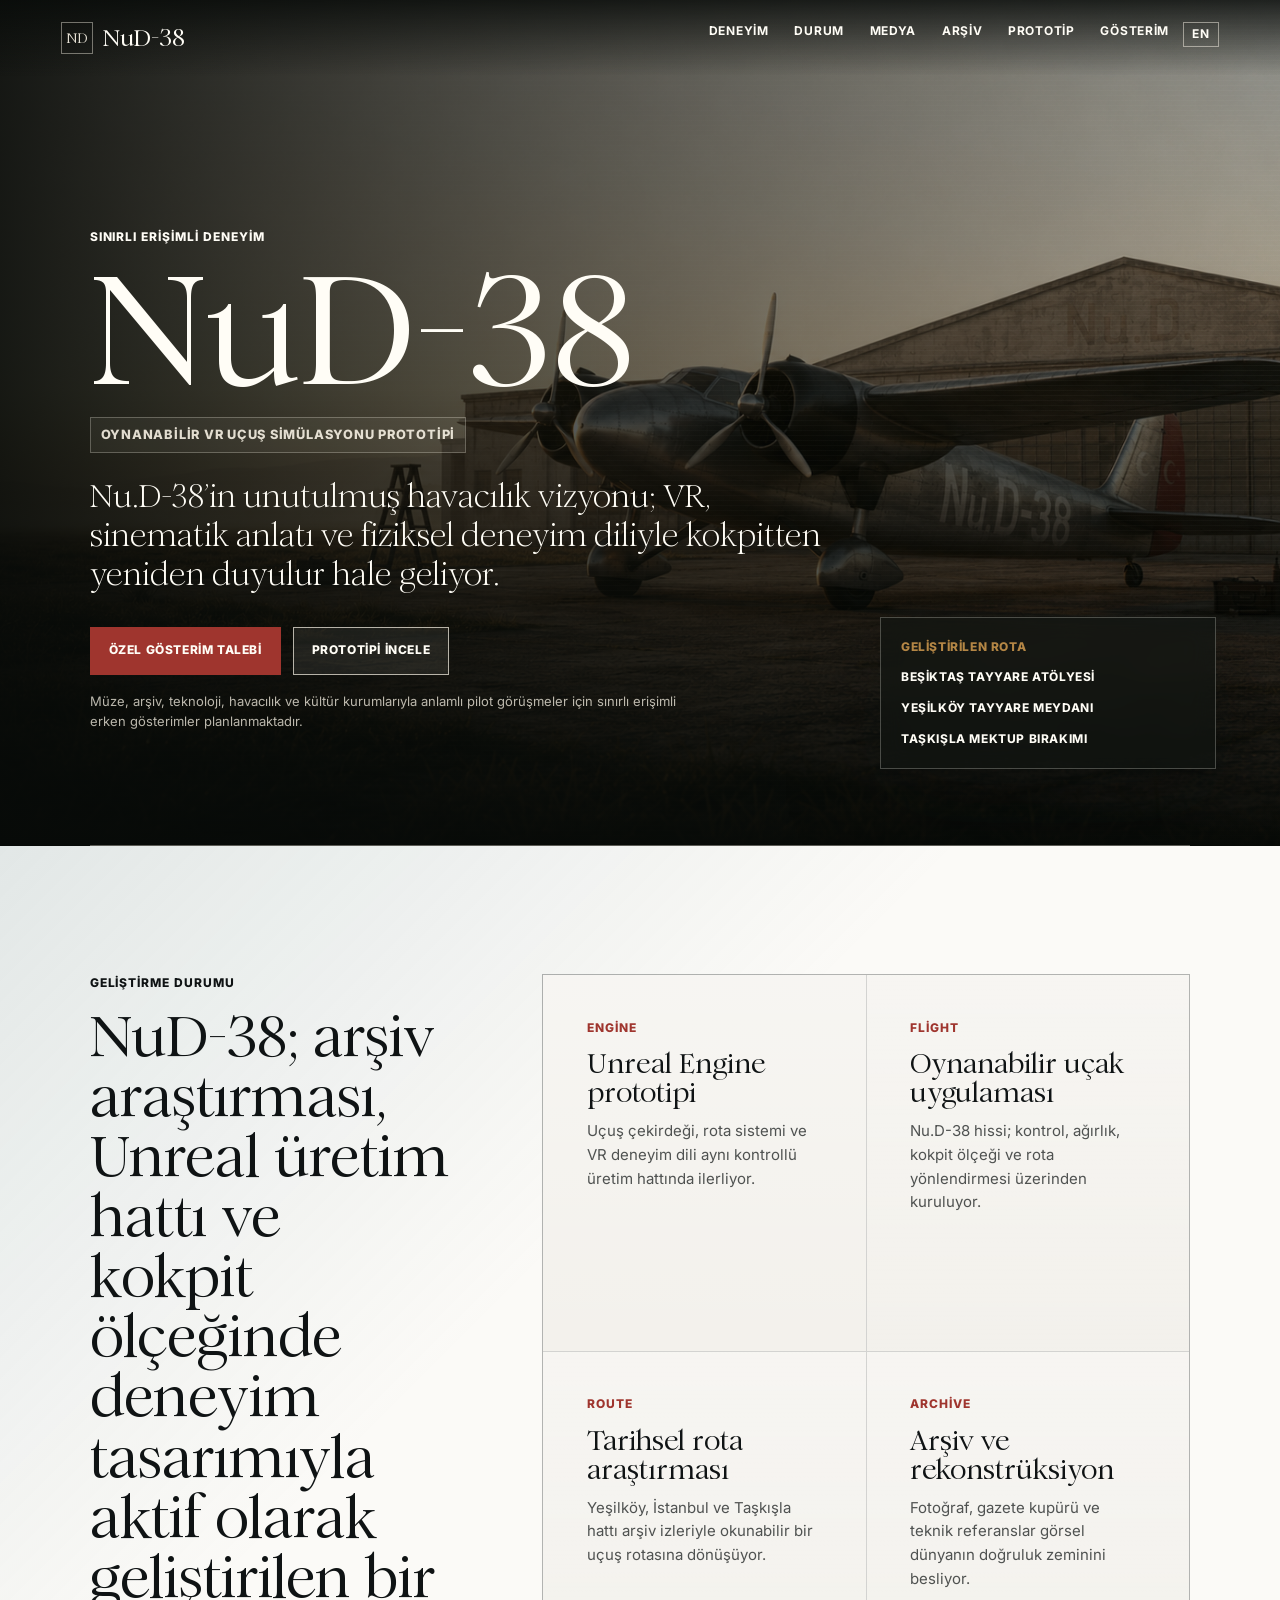
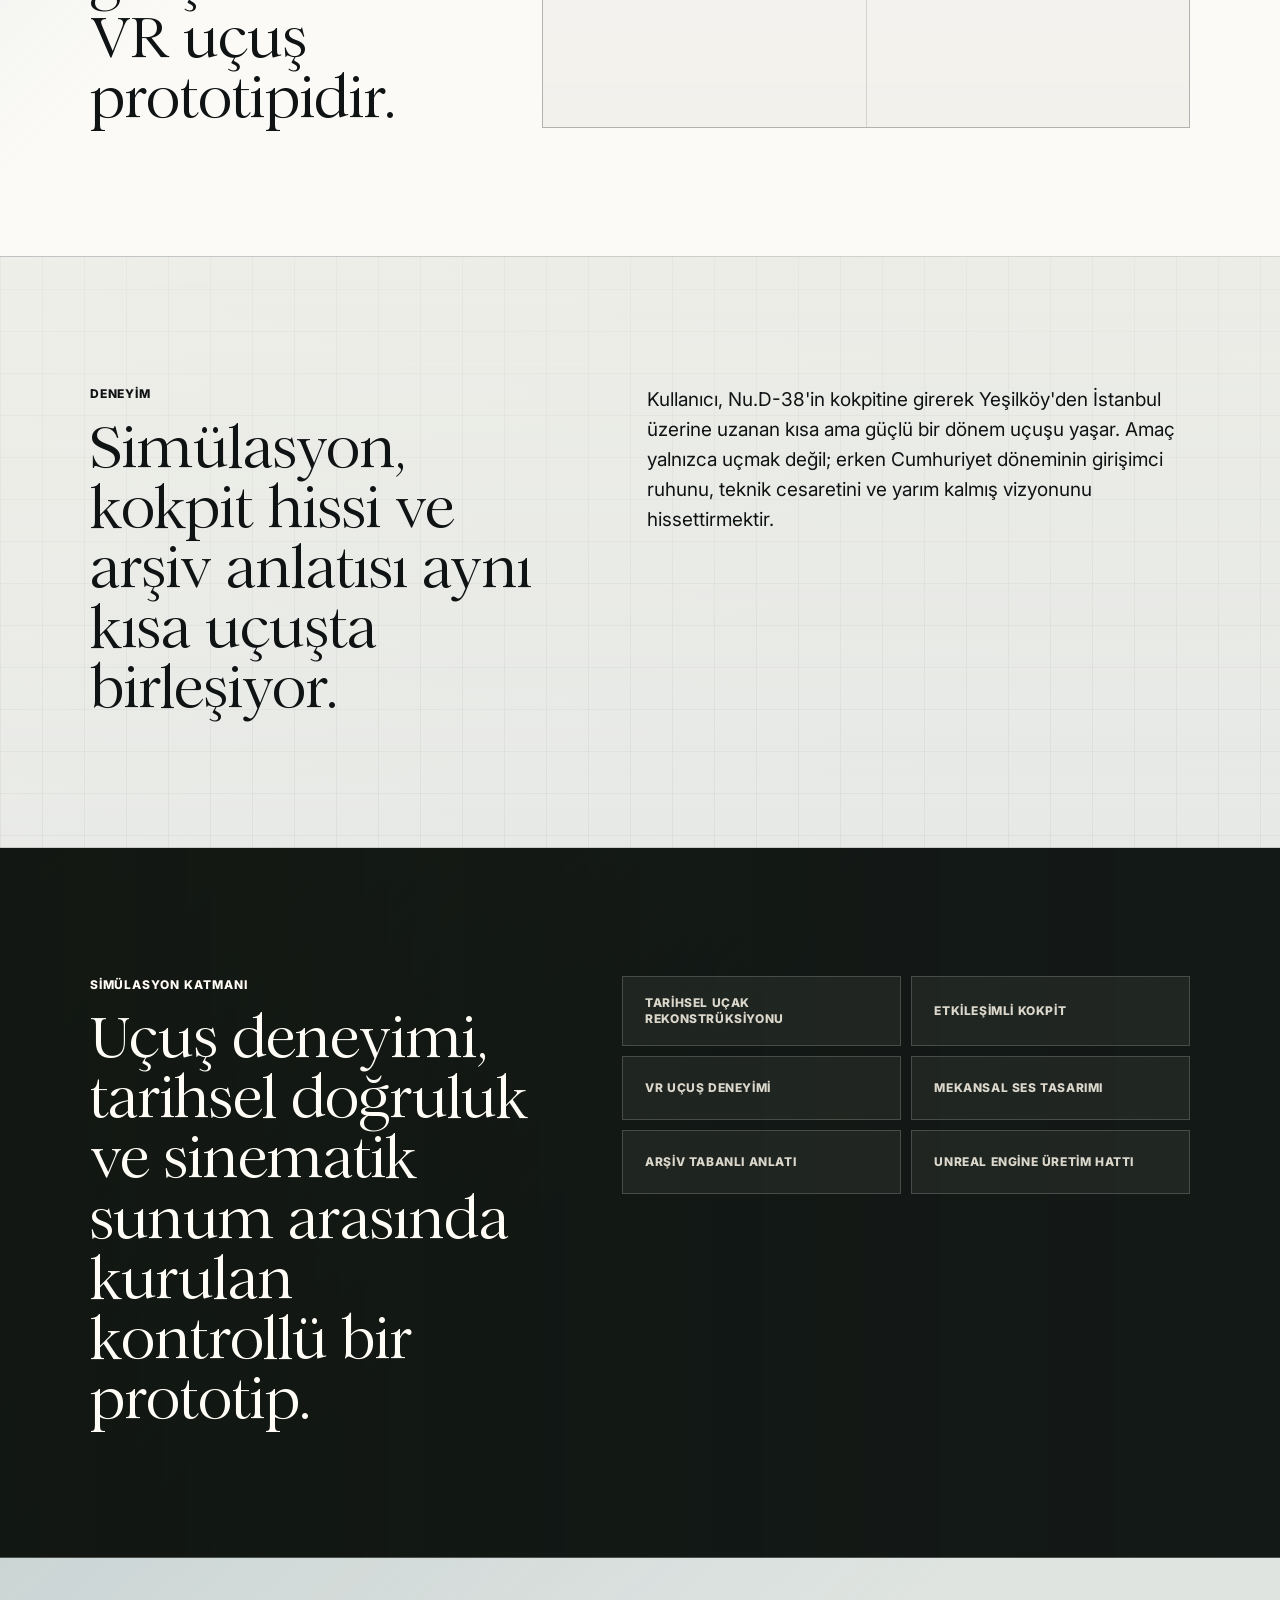
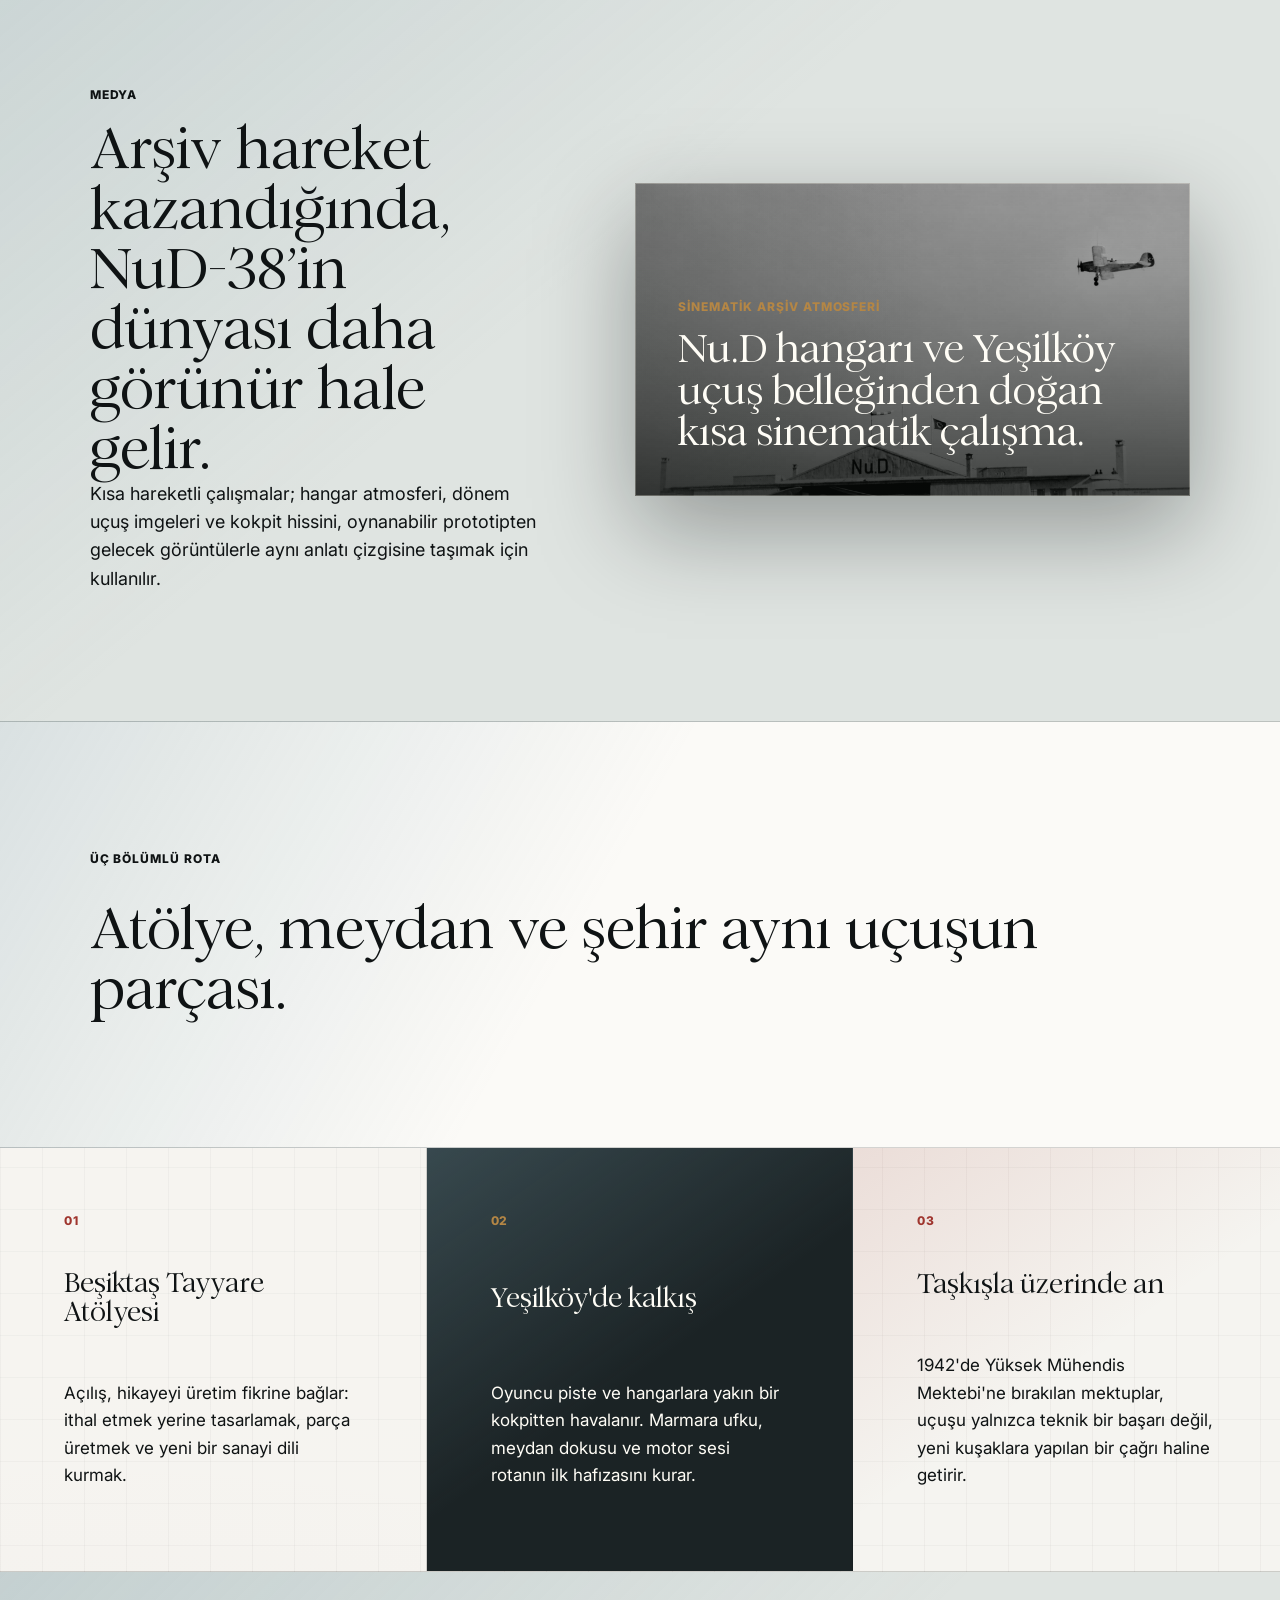
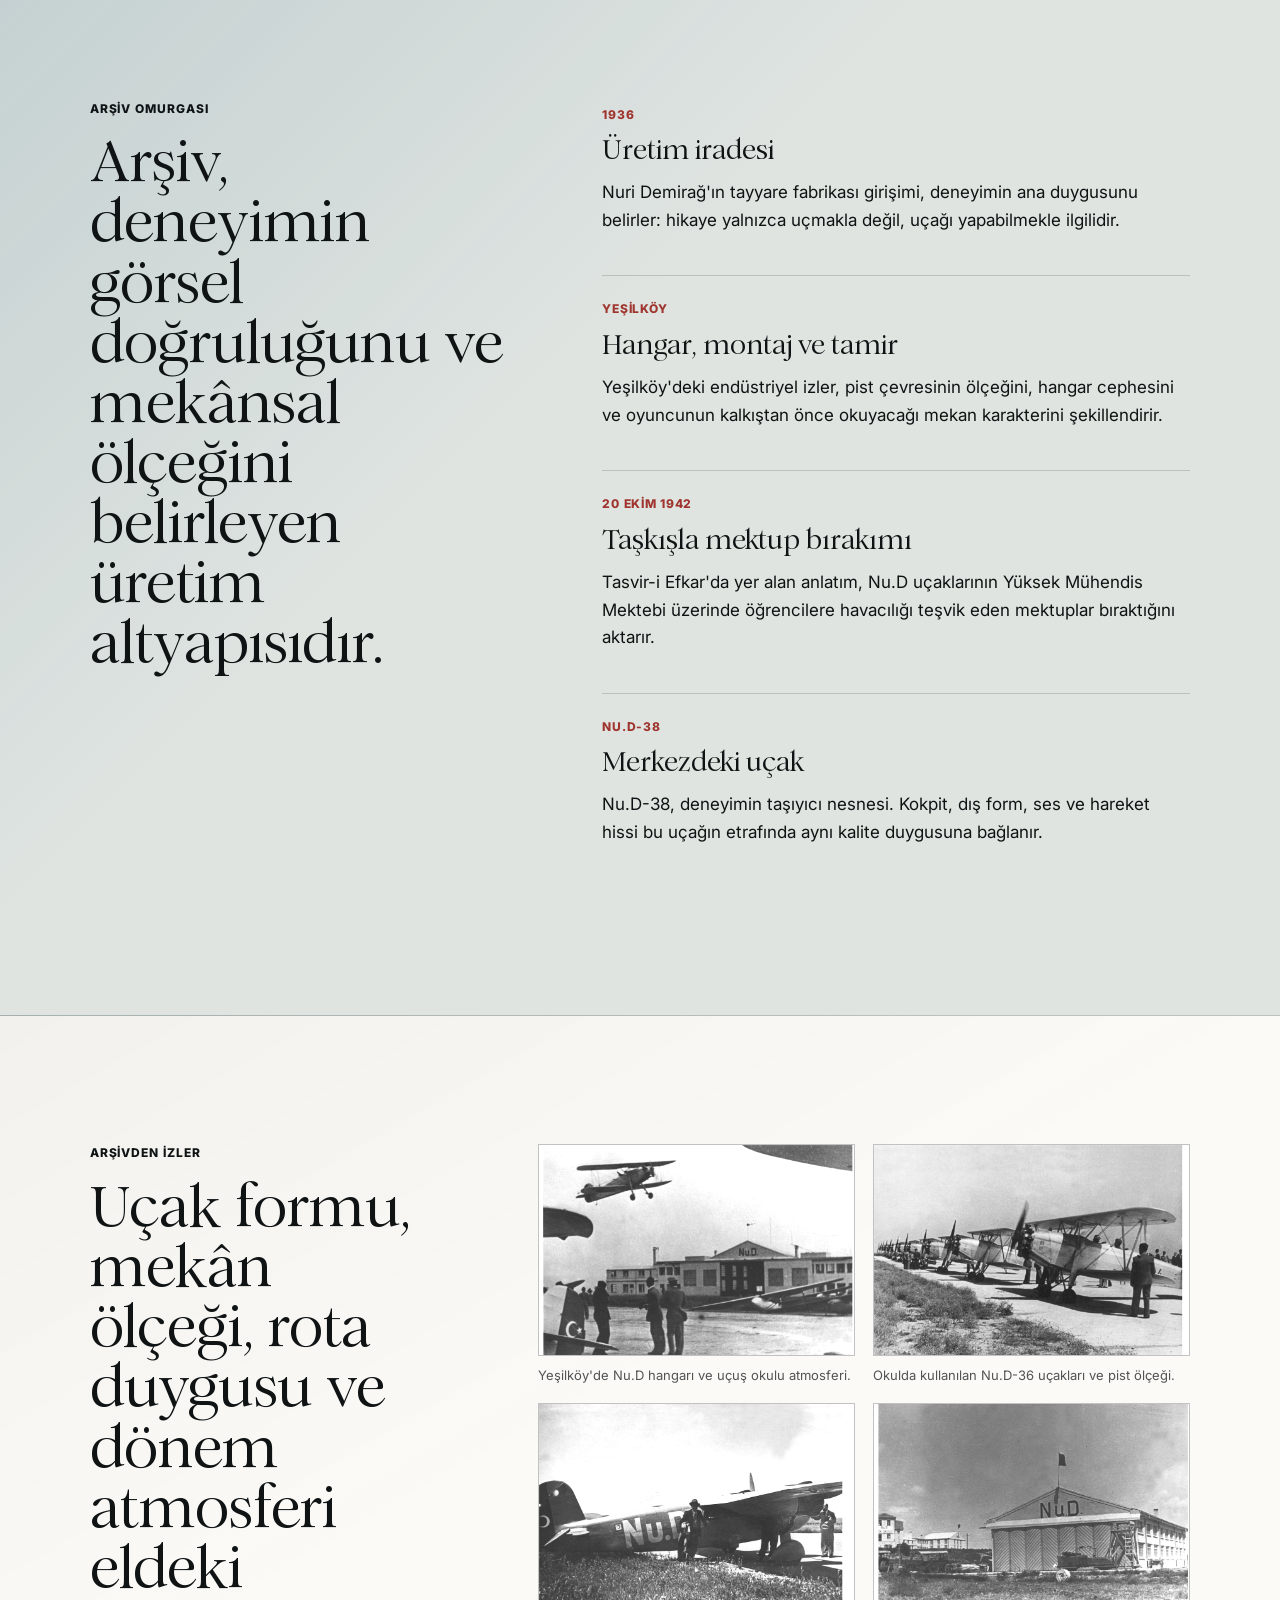
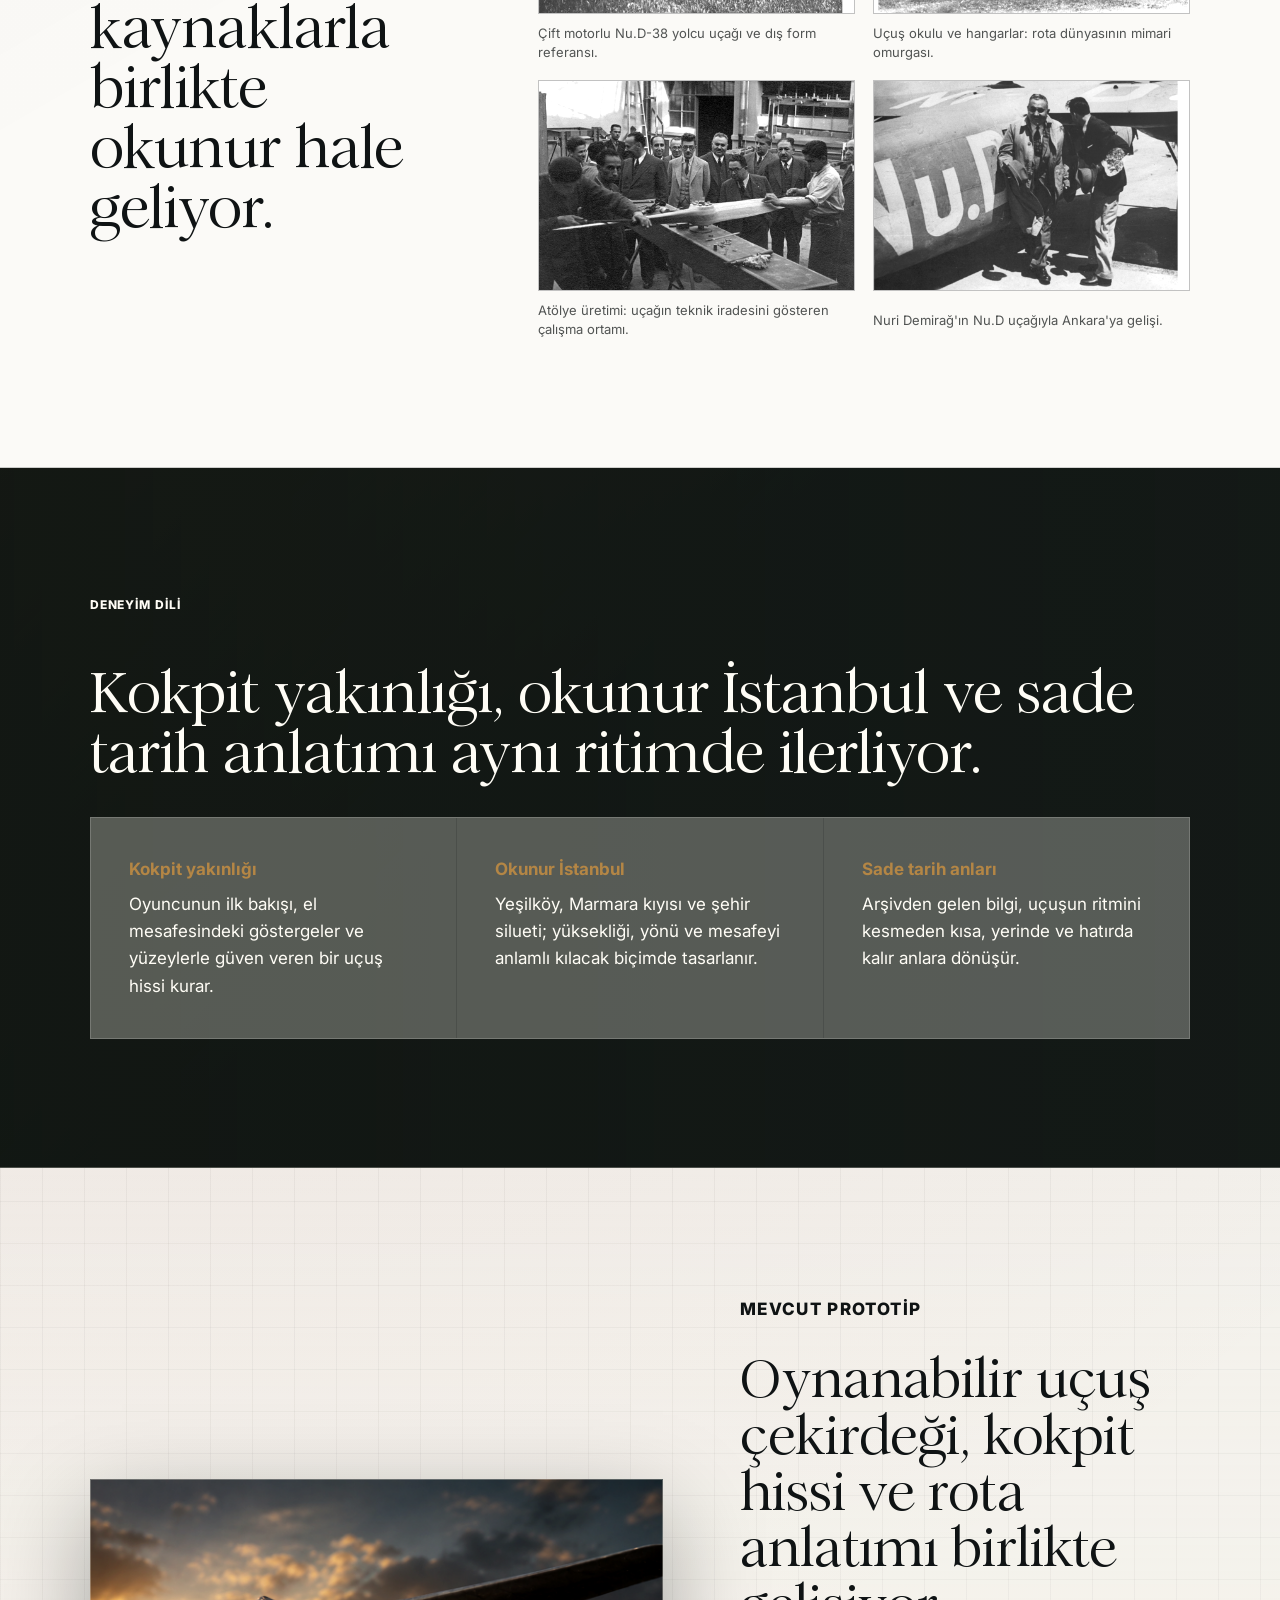
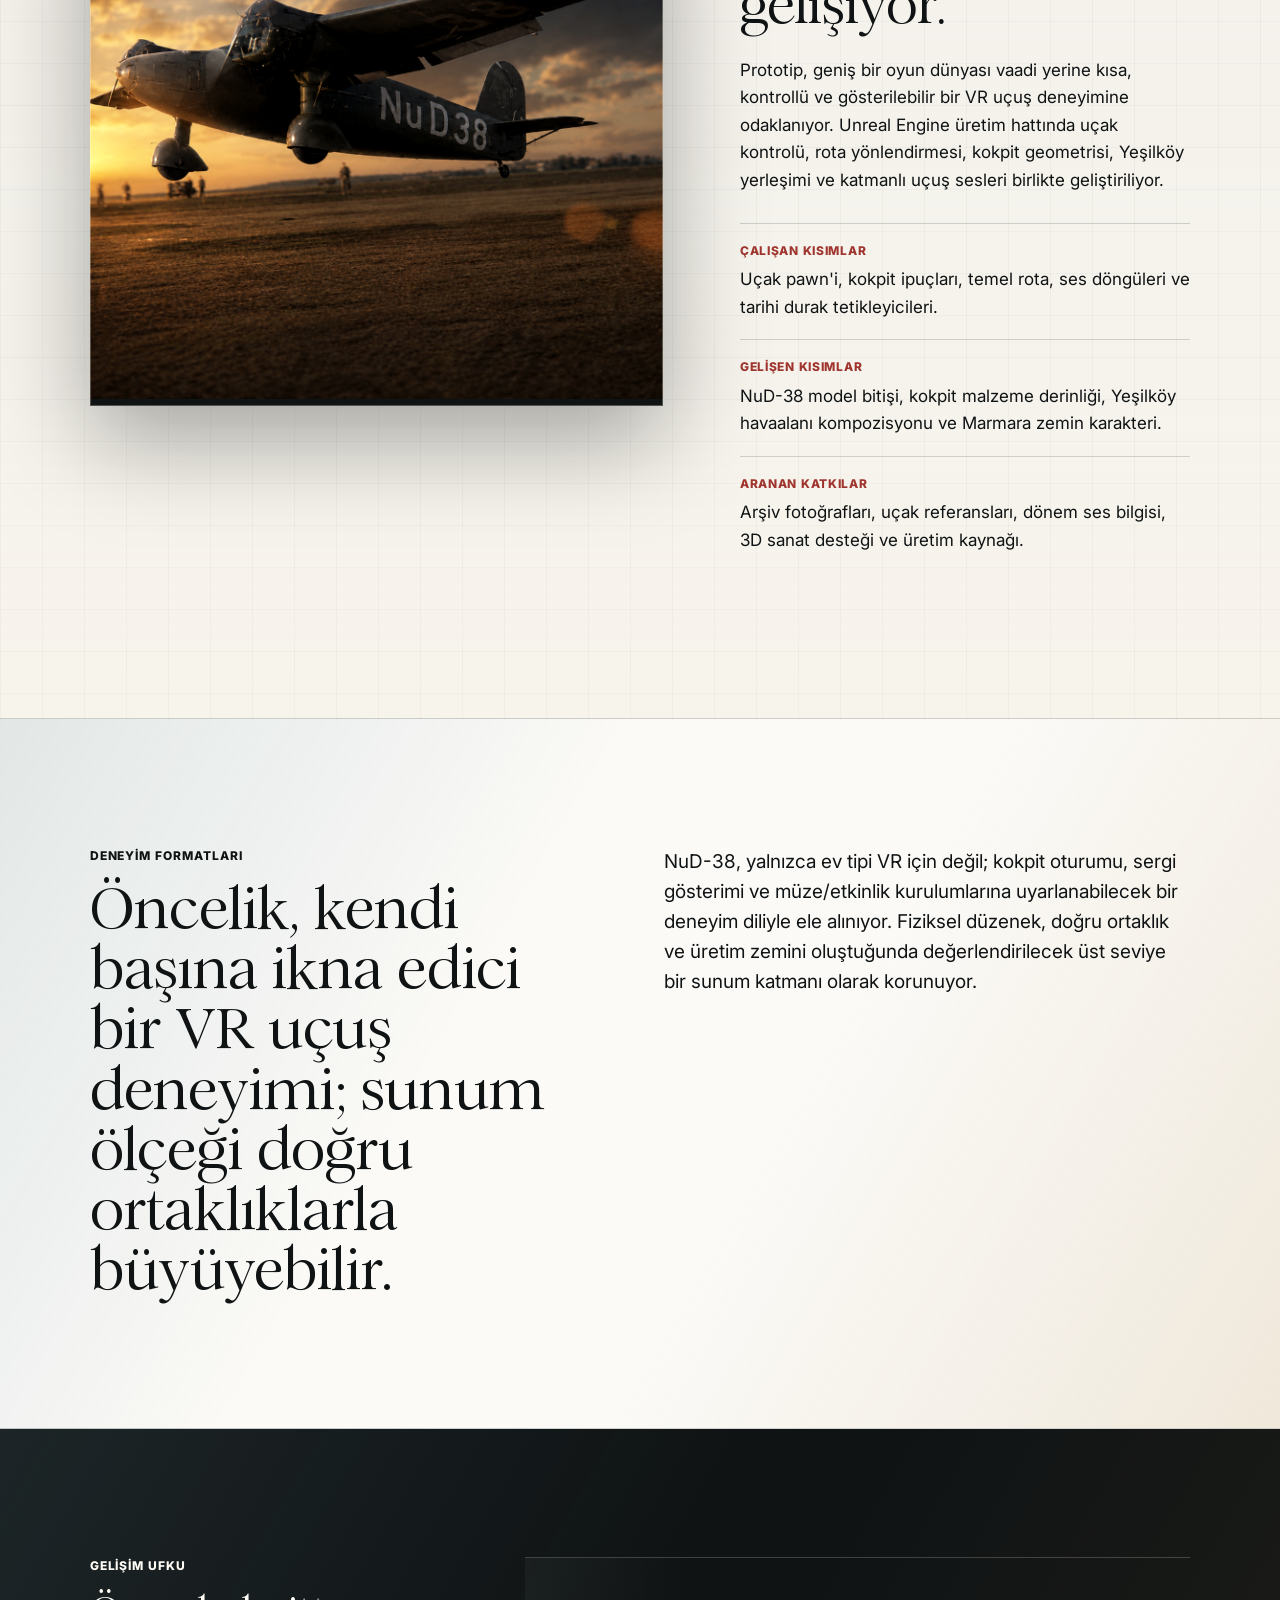
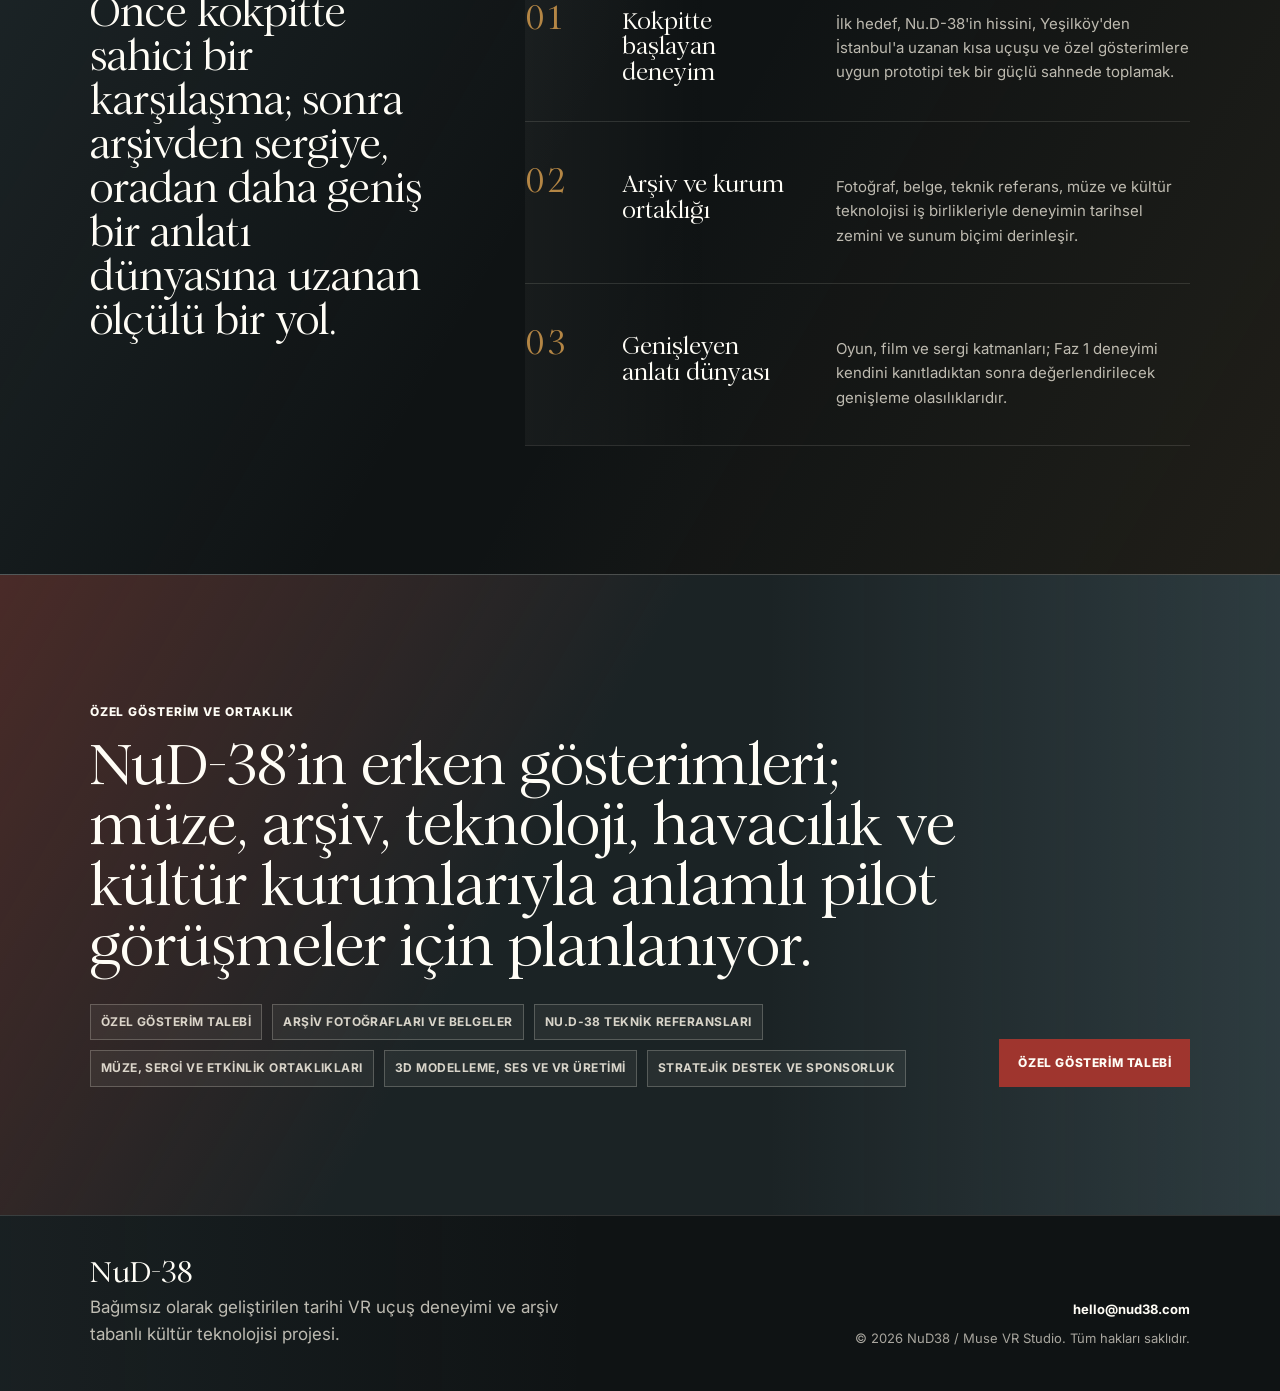
<file: index.html>
<!doctype html>
<html lang="tr">
<head>
  <meta charset="utf-8">
  <meta name="viewport" content="width=device-width, initial-scale=1">
  <meta name="description" content="NuD38, Nu.D-38 uçağı ve Nuri Demirağ hikayesinden doğan, Unreal Engine üzerinde geliştirilen arşiv tabanlı tarihi VR uçuş deneyimi prototipidir.">
  <meta name="robots" content="index, follow, max-image-preview:large">
  <meta name="theme-color" content="#111612">
  <link rel="canonical" href="https://nud38.com/">
  <link rel="alternate" hreflang="tr" href="https://nud38.com/">
  <link rel="alternate" hreflang="en" href="https://nud38.com/en/">
  <link rel="alternate" hreflang="x-default" href="https://nud38.com/">
  <link rel="preload" as="image" href="assets/thehero.png">
  <link rel="preconnect" href="https://fonts.googleapis.com">
  <link rel="preconnect" href="https://fonts.gstatic.com" crossorigin>
  <link href="https://fonts.googleapis.com/css2?family=Inter:wght@400;500;600;700;800&display=swap" rel="stylesheet">

  <meta property="og:locale" content="tr_TR">
  <meta property="og:type" content="website">
  <meta property="og:site_name" content="NuD-38">
  <meta property="og:title" content="NuD-38 | Tarihi VR Uçuş Simülasyonu">
  <meta property="og:description" content="Nu.D-38 ve Nuri Demirağ mirasından doğan, Unreal Engine üzerinde geliştirilen arşiv tabanlı tarihi VR uçuş deneyimi prototipi.">
  <meta property="og:url" content="https://nud38.com/">
  <meta property="og:image" content="https://nud38.com/assets/social-card.jpg">
  <meta property="og:image:secure_url" content="https://nud38.com/assets/social-card.jpg">
  <meta property="og:image:type" content="image/jpeg">
  <meta property="og:image:width" content="1200">
  <meta property="og:image:height" content="630">
  <meta property="og:image:alt" content="NuD-38 tarihi VR uçuş deneyimi için hazırlanan sinematik uçak görseli">

  <meta name="twitter:card" content="summary_large_image">
  <meta name="twitter:title" content="NuD-38 | Tarihi VR Uçuş Simülasyonu">
  <meta name="twitter:description" content="Nu.D-38 ve Nuri Demirağ hikayesinden doğan arşiv tabanlı tarihi VR uçuş deneyimi prototipi.">
  <meta name="twitter:image" content="https://nud38.com/assets/social-card.jpg">

  <title>NuD-38 | Tarihi VR Uçuş Simülasyonu</title>
  <link rel="icon" href="favicon.svg" type="image/svg+xml">
  <link rel="stylesheet" href="styles.css">
  <script type="application/ld+json">
  {
    "@context": "https://schema.org",
    "@type": "CreativeWork",
    "name": "NuD-38",
    "url": "https://nud38.com/",
    "image": "https://nud38.com/assets/thehero.png",
    "description": "Nu.D-38 uçağı ve Nuri Demirağ hikayesinden doğan, Unreal Engine üzerinde geliştirilen arşiv tabanlı tarihi VR uçuş deneyimi prototipi.",
    "genre": ["Cultural Heritage", "Virtual Reality", "Historical Flight Experience"],
    "inLanguage": "tr",
    "creator": {
      "@type": "Organization",
      "name": "NuD-38"
    },
    "about": [
      { "@type": "Person", "name": "Nuri Demirağ" },
      { "@type": "Thing", "name": "Türk havacılık tarihi" },
      { "@type": "Thing", "name": "Nu.D-38" }
    ]
  }
  </script>
</head>
<body>
  <a class="skip-link" href="#main">İçeriğe geç</a>

  <header class="site-header" aria-label="Ana gezinme">
    <a class="brand" href="#top" aria-label="NuD-38 ana sayfa">
      <span class="brand-mark">ND</span>
      <span class="brand-copy">
        <strong>NuD-38</strong>
      </span>
    </a>
    <div class="header-actions">
      <button class="menu-toggle" type="button" aria-expanded="false" aria-controls="primary-nav"><span>Menü</span></button>
      <nav id="primary-nav">
        <a href="#deneyim">Deneyim</a>
        <a href="#durum">Durum</a>
        <a href="#medya">Medya</a>
        <a href="#arsiv">Arşiv</a>
        <a href="#prototip">Prototip</a>
        <a href="#katki">Gösterim</a>
      </nav>
      <a class="language-link" href="en/index.html" hreflang="en" lang="en">EN</a>
    </div>
  </header>

  <main id="main">
    <section class="hero" id="top" aria-label="NuD-38 giriş">
      <img src="assets/thehero.png" alt="NuD-38 uçağının Yeşilköy hangarı önünde tarihi havaalanı atmosferinde park hali" class="hero-image" width="1673" height="940">
      <div class="hero-overlay"></div>
      <div class="hero-copy">
        <p class="eyebrow">Sınırlı erişimli deneyim</p>
        <h1>NuD-38</h1>
        <p class="hero-positioning">Oynanabilir VR uçuş simülasyonu prototipi</p>
        <p class="lead">Nu.D-38’in unutulmuş havacılık vizyonu; VR, sinematik anlatı ve fiziksel deneyim diliyle kokpitten yeniden duyulur hale geliyor.</p>
        <div class="hero-actions">
          <a class="button primary" href="mailto:hello@nud38.com?subject=NuD38%20-%20%C3%96zel%20G%C3%B6sterim%20Talebi&body=Merhaba%2C%0A%0ANuD38%20%C3%B6zel%20g%C3%B6sterim%20s%C3%BCreci%20hakk%C4%B1nda%20bilgi%20almak%20istiyorum.%0A%0AAd%3A%0AKurum%20%2F%20arka%20plan%3A%0A%C4%B0lgi%20alan%C4%B1%3A%0AMesaj%3A">Özel Gösterim Talebi</a>
          <a class="button secondary" href="#prototip">Prototipi incele</a>
        </div>
        <p class="cta-note">Müze, arşiv, teknoloji, havacılık ve kültür kurumlarıyla anlamlı pilot görüşmeler için sınırlı erişimli erken gösterimler planlanmaktadır.</p>
      </div>
      <aside class="route-panel" aria-label="Geliştirilen rota">
        <span>Geliştirilen rota</span>
        <strong>Beşiktaş Tayyare Atölyesi</strong>
        <strong>Yeşilköy Tayyare Meydanı</strong>
        <strong>Taşkışla Mektup Bırakımı</strong>
      </aside>
    </section>

    <section class="status-panel" id="durum" aria-label="Geliştirme durumu">
      <div class="section-heading">
        <p class="eyebrow">Geliştirme durumu</p>
        <h2>NuD-38; arşiv araştırması, Unreal üretim hattı ve kokpit ölçeğinde deneyim tasarımıyla aktif olarak geliştirilen bir VR uçuş prototipidir.</h2>
      </div>
      <div class="status-grid">
        <article>
          <span>Engine</span>
          <strong>Unreal Engine prototipi</strong>
          <p>Uçuş çekirdeği, rota sistemi ve VR deneyim dili aynı kontrollü üretim hattında ilerliyor.</p>
        </article>
        <article>
          <span>Flight</span>
          <strong>Oynanabilir uçak uygulaması</strong>
          <p>Nu.D-38 hissi; kontrol, ağırlık, kokpit ölçeği ve rota yönlendirmesi üzerinden kuruluyor.</p>
        </article>
        <article>
          <span>Route</span>
          <strong>Tarihsel rota araştırması</strong>
          <p>Yeşilköy, İstanbul ve Taşkışla hattı arşiv izleriyle okunabilir bir uçuş rotasına dönüşüyor.</p>
        </article>
        <article>
          <span>Archive</span>
          <strong>Arşiv ve rekonstrüksiyon</strong>
          <p>Fotoğraf, gazete kupürü ve teknik referanslar görsel dünyanın doğruluk zeminini besliyor.</p>
        </article>
      </div>
    </section>

    <section class="statement" id="deneyim">
      <div>
        <p class="eyebrow">Deneyim</p>
        <h2>Simülasyon, kokpit hissi ve arşiv anlatısı aynı kısa uçuşta birleşiyor.</h2>
      </div>
      <p>Kullanıcı, Nu.D-38'in kokpitine girerek Yeşilköy'den İstanbul üzerine uzanan kısa ama güçlü bir dönem uçuşu yaşar. Amaç yalnızca uçmak değil; erken Cumhuriyet döneminin girişimci ruhunu, teknik cesaretini ve yarım kalmış vizyonunu hissettirmektir.</p>
    </section>

    <section class="simulation-layer" aria-label="Simülasyon katmanı">
      <div>
        <p class="eyebrow">Simülasyon katmanı</p>
        <h2>Uçuş deneyimi, tarihsel doğruluk ve sinematik sunum arasında kurulan kontrollü bir prototip.</h2>
      </div>
      <div class="simulation-list">
        <span>Tarihsel uçak rekonstrüksiyonu</span>
        <span>Etkileşimli kokpit</span>
        <span>VR uçuş deneyimi</span>
        <span>Mekansal ses tasarımı</span>
        <span>Arşiv tabanlı anlatı</span>
        <span>Unreal Engine üretim hattı</span>
      </div>
    </section>

    <section class="media-preview" id="medya" aria-label="NuD-38 medya ve sinematik arşiv atmosferi">
      <div class="media-copy">
        <p class="eyebrow">Medya</p>
        <h2>Arşiv hareket kazandığında, NuD-38’in dünyası daha görünür hale gelir.</h2>
        <p>Kısa hareketli çalışmalar; hangar atmosferi, dönem uçuş imgeleri ve kokpit hissini, oynanabilir prototipten gelecek görüntülerle aynı anlatı çizgisine taşımak için kullanılır.</p>
      </div>
      <div class="video-placeholder video-card" aria-label="NuD-38 sinematik arşiv atmosferi">
        <video autoplay muted loop playsinline preload="metadata" poster="assets/media/nud38-archive-atmosphere-poster.jpg">
          <source src="assets/media/nud38-archive-atmosphere-loop.mp4" type="video/mp4">
        </video>
        <span>Sinematik arşiv atmosferi</span>
        <strong>Nu.D hangarı ve Yeşilköy uçuş belleğinden doğan kısa sinematik çalışma.</strong>
      </div>
    </section>

    <section class="route-intro" aria-label="NuD-38 rota özeti">
      <p class="eyebrow">Üç bölümlü rota</p>
      <h2>Atölye, meydan ve şehir aynı uçuşun parçası.</h2>
    </section>

    <section class="feature-strip" id="rota" aria-label="Ana rota">
      <article>
        <span>01</span>
        <h3>Beşiktaş Tayyare Atölyesi</h3>
        <p>Açılış, hikayeyi üretim fikrine bağlar: ithal etmek yerine tasarlamak, parça üretmek ve yeni bir sanayi dili kurmak.</p>
      </article>
      <article>
        <span>02</span>
        <h3>Yeşilköy'de kalkış</h3>
        <p>Oyuncu piste ve hangarlara yakın bir kokpitten havalanır. Marmara ufku, meydan dokusu ve motor sesi rotanın ilk hafızasını kurar.</p>
      </article>
      <article>
        <span>03</span>
        <h3>Taşkışla üzerinde an</h3>
        <p>1942'de Yüksek Mühendis Mektebi'ne bırakılan mektuplar, uçuşu yalnızca teknik bir başarı değil, yeni kuşaklara yapılan bir çağrı haline getirir.</p>
      </article>
    </section>

    <section class="history" id="arsiv">
      <div class="section-heading">
        <p class="eyebrow">Arşiv omurgası</p>
        <h2>Arşiv, deneyimin görsel doğruluğunu ve mekânsal ölçeğini belirleyen üretim altyapısıdır.</h2>
      </div>
      <div class="timeline">
        <article>
          <time>1936</time>
          <h3>Üretim iradesi</h3>
          <p>Nuri Demirağ'ın tayyare fabrikası girişimi, deneyimin ana duygusunu belirler: hikaye yalnızca uçmakla değil, uçağı yapabilmekle ilgilidir.</p>
        </article>
        <article>
          <time>Yeşilköy</time>
          <h3>Hangar, montaj ve tamir</h3>
          <p>Yeşilköy'deki endüstriyel izler, pist çevresinin ölçeğini, hangar cephesini ve oyuncunun kalkıştan önce okuyacağı mekan karakterini şekillendirir.</p>
        </article>
        <article>
          <time>20 Ekim 1942</time>
          <h3>Taşkışla mektup bırakımı</h3>
          <p>Tasvir-i Efkar'da yer alan anlatım, Nu.D uçaklarının Yüksek Mühendis Mektebi üzerinde öğrencilere havacılığı teşvik eden mektuplar bıraktığını aktarır.</p>
        </article>
        <article>
          <time>Nu.D-38</time>
          <h3>Merkezdeki uçak</h3>
          <p>Nu.D-38, deneyimin taşıyıcı nesnesi. Kokpit, dış form, ses ve hareket hissi bu uçağın etrafında aynı kalite duygusuna bağlanır.</p>
        </article>
      </div>
    </section>

    <section class="archive-evidence" aria-label="Arşiv görselleri">
      <div class="section-heading">
        <p class="eyebrow">Arşivden izler</p>
        <h2>Uçak formu, mekân ölçeği, rota duygusu ve dönem atmosferi eldeki kaynaklarla birlikte okunur hale geliyor.</h2>
      </div>
      <div class="archive-grid">
        <figure>
          <img src="assets/archive/web/board-crops/01-hangar-nud36.jpg" alt="Yeşilköy'deki Nu.D hangarı ve Nu.D-36 uçağı arşiv görüntüsü" width="1000" height="669" loading="lazy">
          <figcaption>Yeşilköy'de Nu.D hangarı ve uçuş okulu atmosferi.</figcaption>
        </figure>
        <figure>
          <img src="assets/archive/web/board-crops/02-nud36-school-aircraft.jpg" alt="Üretilen ve okulda kullanılan Nu.D-36 uçakları arşiv görüntüsü" width="1000" height="669" loading="lazy">
          <figcaption>Okulda kullanılan Nu.D-36 uçakları ve pist ölçeği.</figcaption>
        </figure>
        <figure>
          <img src="assets/archive/web/board-crops/03-nud38-passenger-aircraft.jpg" alt="Çift motorlu Nu.D-38 yolcu uçağı arşiv görüntüsü" width="1000" height="669" loading="lazy">
          <figcaption>Çift motorlu Nu.D-38 yolcu uçağı ve dış form referansı.</figcaption>
        </figure>
        <figure>
          <img src="assets/archive/web/board-crops/04-flight-school-hangars.jpg" alt="Uçuş okulu ve hangarlar arşiv görüntüsü" width="1000" height="669" loading="lazy">
          <figcaption>Uçuş okulu ve hangarlar: rota dünyasının mimari omurgası.</figcaption>
        </figure>
        <figure>
          <img src="assets/archive/web/board-crops/05-workshop-production.jpg" alt="Nu.D uçak üretimi ve atölye çalışmaları arşiv görüntüsü" width="1000" height="667" loading="lazy">
          <figcaption>Atölye üretimi: uçağın teknik iradesini gösteren çalışma ortamı.</figcaption>
        </figure>
        <figure>
          <img src="assets/archive/web/board-crops/06-nuri-demirag-arrival.jpg" alt="Nuri Demirağ'ın Nu.D uçağıyla Ankara'ya gelişi arşiv görüntüsü" width="1000" height="669" loading="lazy">
          <figcaption>Nuri Demirağ'ın Nu.D uçağıyla Ankara'ya gelişi.</figcaption>
        </figure>
      </div>
    </section>

    <section class="experience-language" aria-label="Deneyim dili">
      <p class="eyebrow">Deneyim dili</p>
      <h2>Kokpit yakınlığı, okunur İstanbul ve sade tarih anlatımı aynı ritimde ilerliyor.</h2>
      <div class="principle-grid">
        <p><strong>Kokpit yakınlığı</strong> Oyuncunun ilk bakışı, el mesafesindeki göstergeler ve yüzeylerle güven veren bir uçuş hissi kurar.</p>
        <p><strong>Okunur İstanbul</strong> Yeşilköy, Marmara kıyısı ve şehir silueti; yüksekliği, yönü ve mesafeyi anlamlı kılacak biçimde tasarlanır.</p>
        <p><strong>Sade tarih anları</strong> Arşivden gelen bilgi, uçuşun ritmini kesmeden kısa, yerinde ve hatırda kalır anlara dönüşür.</p>
      </div>
    </section>

    <section class="prototype" id="prototip">
      <div class="prototype-media">
        <img src="assets/prototype-flight.png" alt="NuD-38 tarihi VR uçuş prototipi için hazırlanan uçak görseli" width="1456" height="1088" loading="lazy">
      </div>
      <div class="prototype-copy">
        <p class="eyebrow">Mevcut prototip</p>
        <h2>Oynanabilir uçuş çekirdeği, kokpit hissi ve rota anlatımı birlikte gelişiyor.</h2>
        <p>Prototip, geniş bir oyun dünyası vaadi yerine kısa, kontrollü ve gösterilebilir bir VR uçuş deneyimine odaklanıyor. Unreal Engine üretim hattında uçak kontrolü, rota yönlendirmesi, kokpit geometrisi, Yeşilköy yerleşimi ve katmanlı uçuş sesleri birlikte geliştiriliyor.</p>
        <dl>
          <div>
            <dt>Çalışan kısımlar</dt>
            <dd>Uçak pawn'i, kokpit ipuçları, temel rota, ses döngüleri ve tarihi durak tetikleyicileri.</dd>
          </div>
          <div>
            <dt>Gelişen kısımlar</dt>
            <dd>NuD-38 model bitişi, kokpit malzeme derinliği, Yeşilköy havaalanı kompozisyonu ve Marmara zemin karakteri.</dd>
          </div>
          <div>
            <dt>Aranan katkılar</dt>
            <dd>Arşiv fotoğrafları, uçak referansları, dönem ses bilgisi, 3D sanat desteği ve üretim kaynağı.</dd>
          </div>
        </dl>
      </div>
    </section>

    <section class="formats" id="formatlar" aria-label="Deneyim formatları">
      <div>
        <p class="eyebrow">Deneyim formatları</p>
        <h2>Öncelik, kendi başına ikna edici bir VR uçuş deneyimi; sunum ölçeği doğru ortaklıklarla büyüyebilir.</h2>
      </div>
      <p>NuD-38, yalnızca ev tipi VR için değil; kokpit oturumu, sergi gösterimi ve müze/etkinlik kurulumlarına uyarlanabilecek bir deneyim diliyle ele alınıyor. Fiziksel düzenek, doğru ortaklık ve üretim zemini oluştuğunda değerlendirilecek üst seviye bir sunum katmanı olarak korunuyor.</p>
    </section>

    <section class="roadmap" aria-label="NuD-38 gelişim ufku">
      <div class="section-heading">
        <p class="eyebrow">Gelişim ufku</p>
        <h2>Önce kokpitte sahici bir karşılaşma; sonra arşivden sergiye, oradan daha geniş bir anlatı dünyasına uzanan ölçülü bir yol.</h2>
      </div>
      <div class="roadmap-grid">
        <article>
          <span>01</span>
          <h3>Kokpitte başlayan deneyim</h3>
          <p>İlk hedef, Nu.D-38'in hissini, Yeşilköy'den İstanbul'a uzanan kısa uçuşu ve özel gösterimlere uygun prototipi tek bir güçlü sahnede toplamak.</p>
        </article>
        <article>
          <span>02</span>
          <h3>Arşiv ve kurum ortaklığı</h3>
          <p>Fotoğraf, belge, teknik referans, müze ve kültür teknolojisi iş birlikleriyle deneyimin tarihsel zemini ve sunum biçimi derinleşir.</p>
        </article>
        <article>
          <span>03</span>
          <h3>Genişleyen anlatı dünyası</h3>
          <p>Oyun, film ve sergi katmanları; Faz 1 deneyimi kendini kanıtladıktan sonra değerlendirilecek genişleme olasılıklarıdır.</p>
        </article>
      </div>
    </section>

    <section class="support" id="katki" aria-label="Projeye katkı">
      <div>
        <p class="eyebrow">Özel gösterim ve ortaklık</p>
        <h2>NuD-38’in erken gösterimleri; müze, arşiv, teknoloji, havacılık ve kültür kurumlarıyla anlamlı pilot görüşmeler için planlanıyor.</h2>
        <div class="support-needs">
          <span>Özel gösterim talebi</span>
          <span>Arşiv fotoğrafları ve belgeler</span>
          <span>Nu.D-38 teknik referansları</span>
          <span>Müze, sergi ve etkinlik ortaklıkları</span>
          <span>3D modelleme, ses ve VR üretimi</span>
          <span>Stratejik destek ve sponsorluk</span>
        </div>
      </div>
      <a class="button primary dark" href="mailto:hello@nud38.com?subject=NuD38%20-%20%C3%96zel%20G%C3%B6sterim%20Talebi&body=Merhaba%2C%0A%0ANuD38%20%C3%B6zel%20g%C3%B6sterim%20s%C3%BCreci%20hakk%C4%B1nda%20bilgi%20almak%20istiyorum.%0A%0AAd%3A%0AKurum%20%2F%20arka%20plan%3A%0A%C4%B0lgi%20alan%C4%B1%3A%0AMesaj%3A">Özel Gösterim Talebi</a>
    </section>
  </main>

  <footer>
    <div class="footer-brand">
      <strong>NuD-38</strong>
      <p>Bağımsız olarak geliştirilen tarihi VR uçuş deneyimi ve arşiv tabanlı kültür teknolojisi projesi.</p>
    </div>
    <div class="footer-meta">
      <a href="mailto:hello@nud38.com">hello@nud38.com</a>
      <span>© 2026 NuD38 / Muse VR Studio. Tüm hakları saklıdır.</span>
    </div>
  </footer>
  <script>
    const header = document.querySelector(".site-header");
    const toggle = document.querySelector(".menu-toggle");
    const navLinks = document.querySelectorAll("#primary-nav a");

    toggle?.addEventListener("click", () => {
      const isOpen = header.classList.toggle("menu-open");
      toggle.setAttribute("aria-expanded", String(isOpen));
    });

    navLinks.forEach((link) => {
      link.addEventListener("click", () => {
        header.classList.remove("menu-open");
        toggle?.setAttribute("aria-expanded", "false");
      });
    });
  </script>
</body>
</html>
</file>
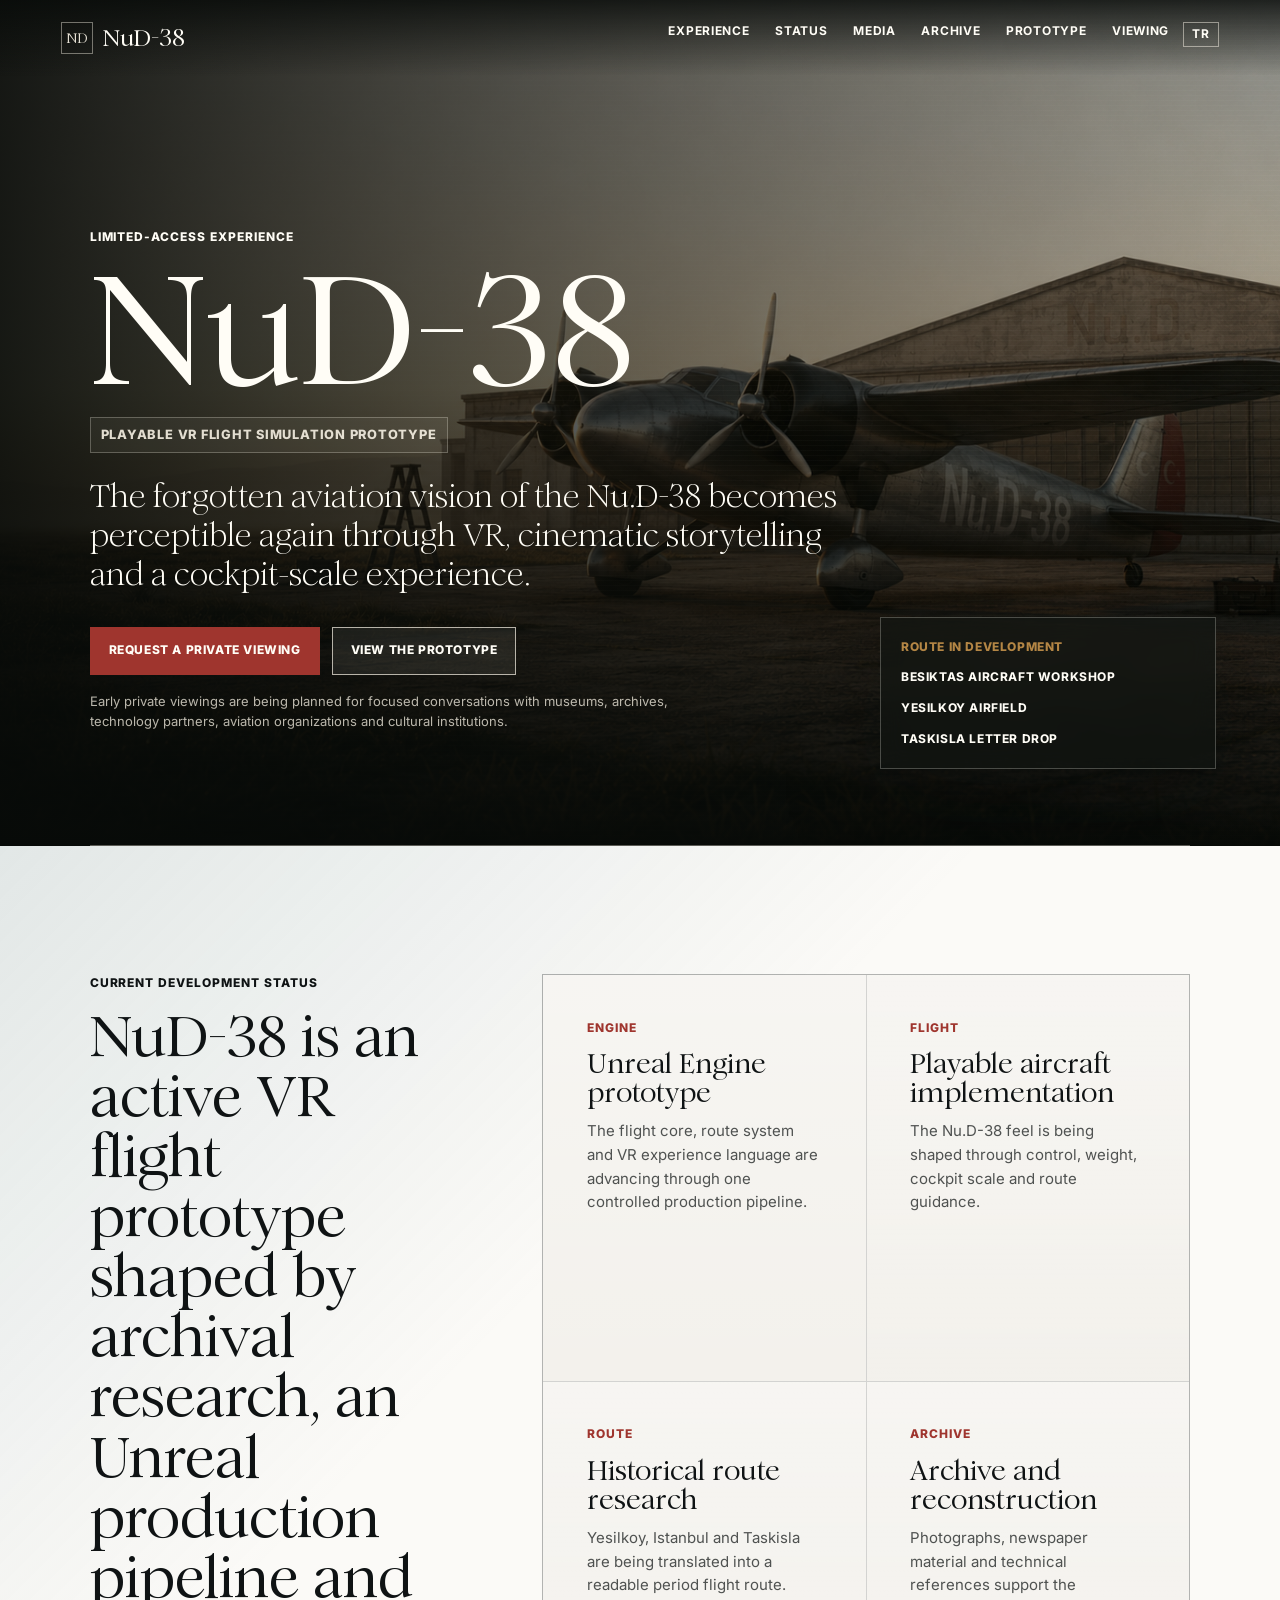
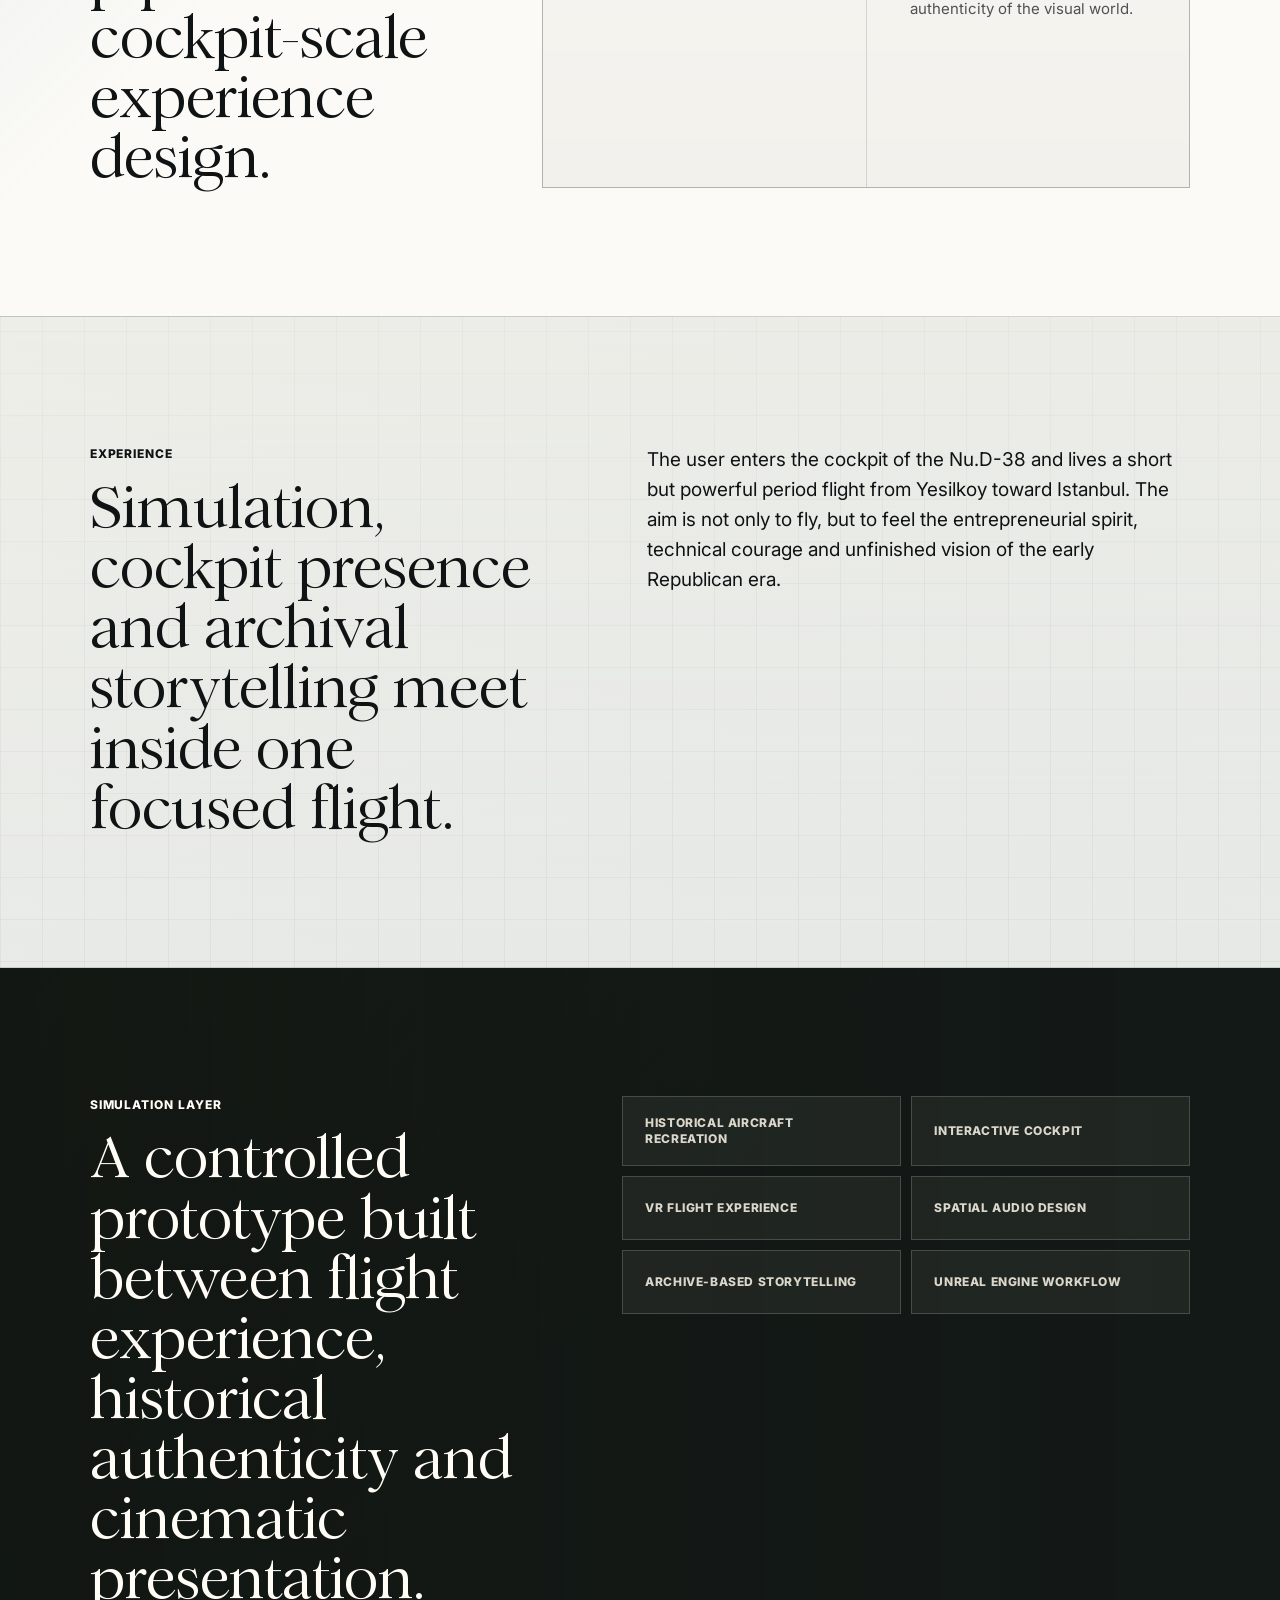
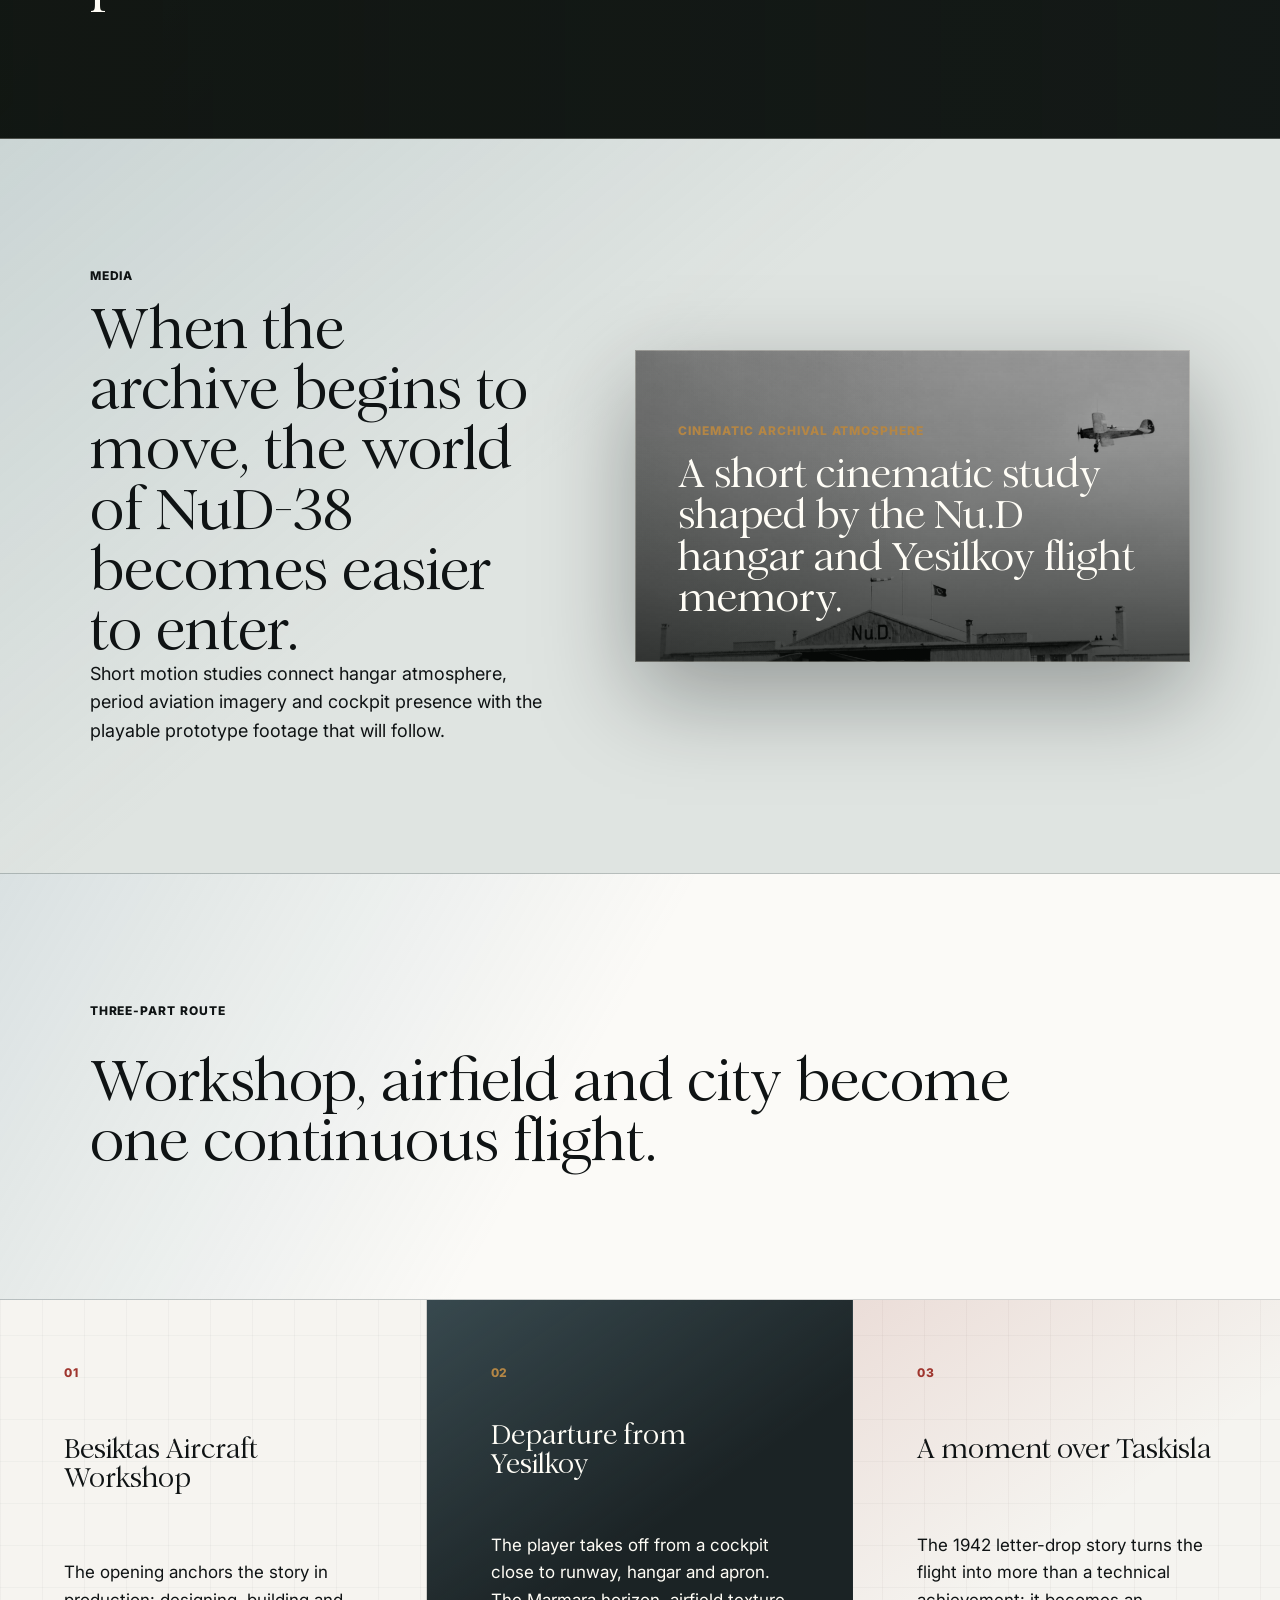
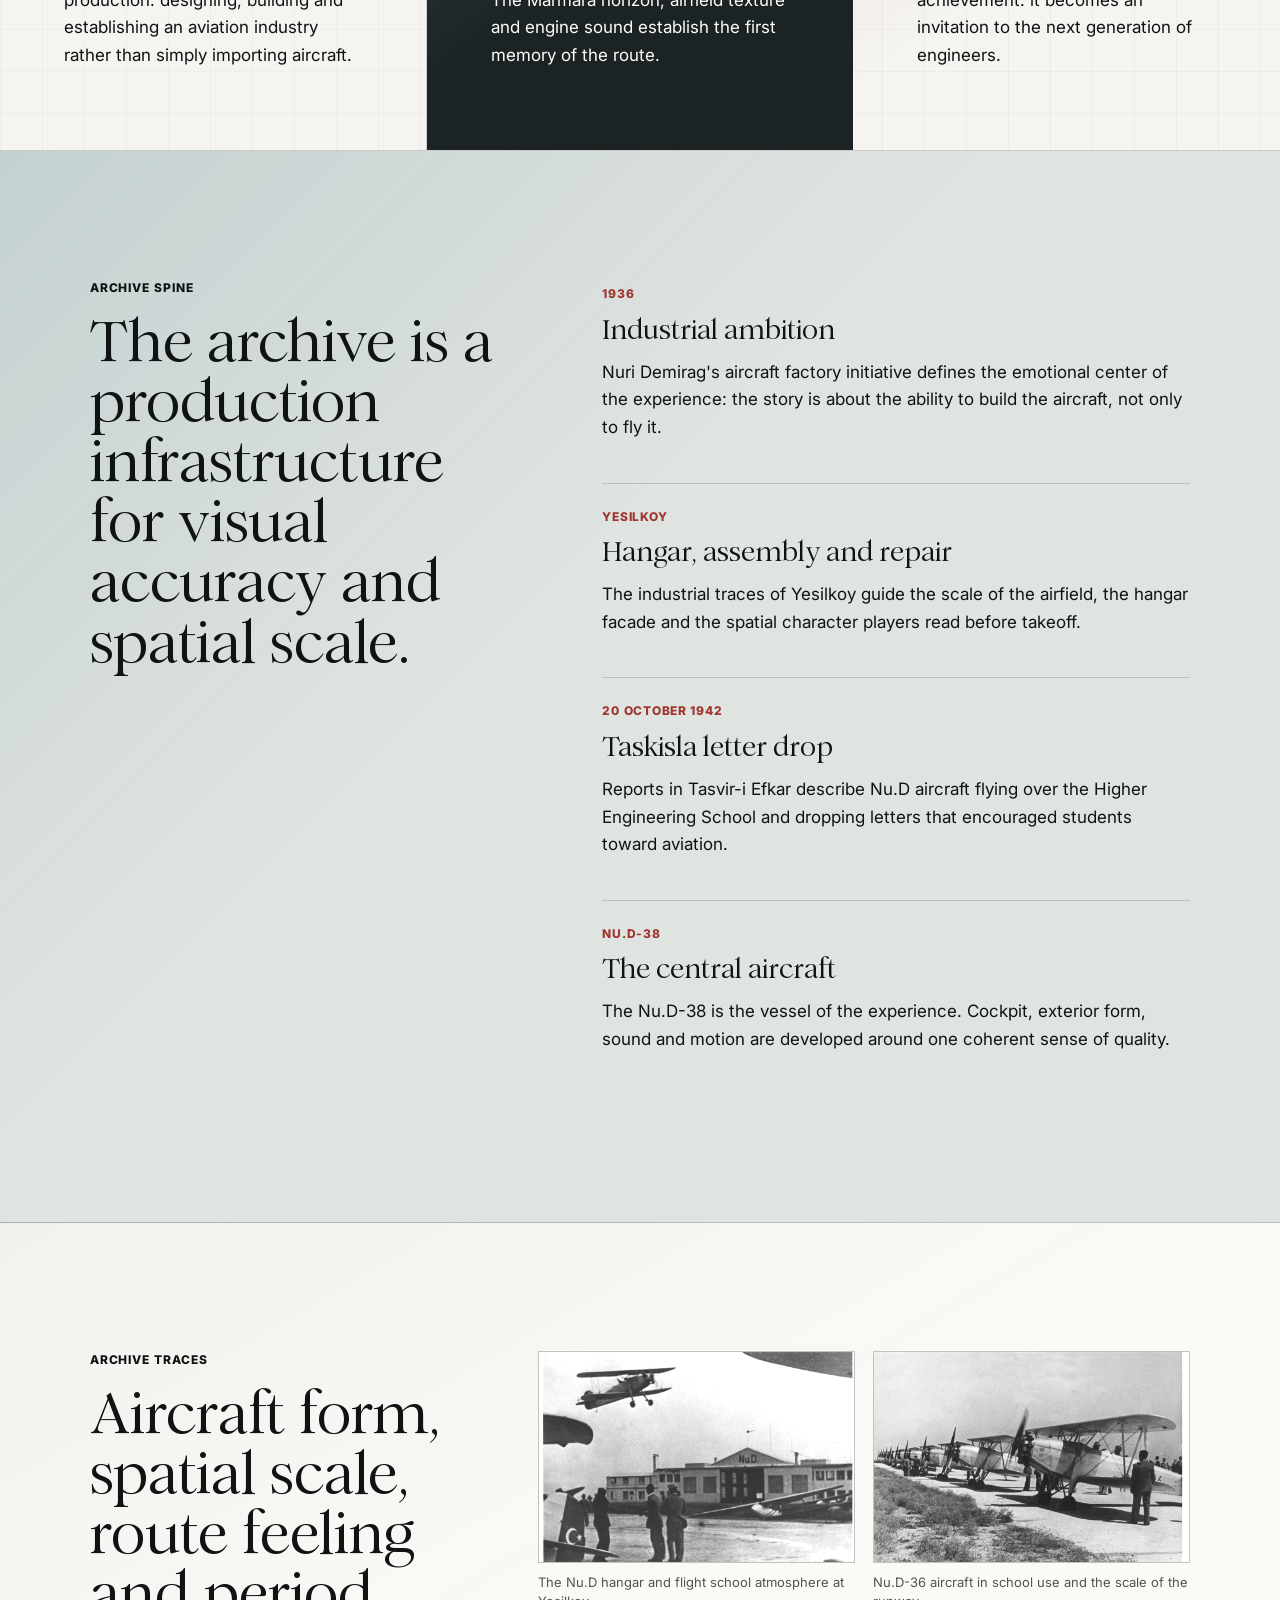
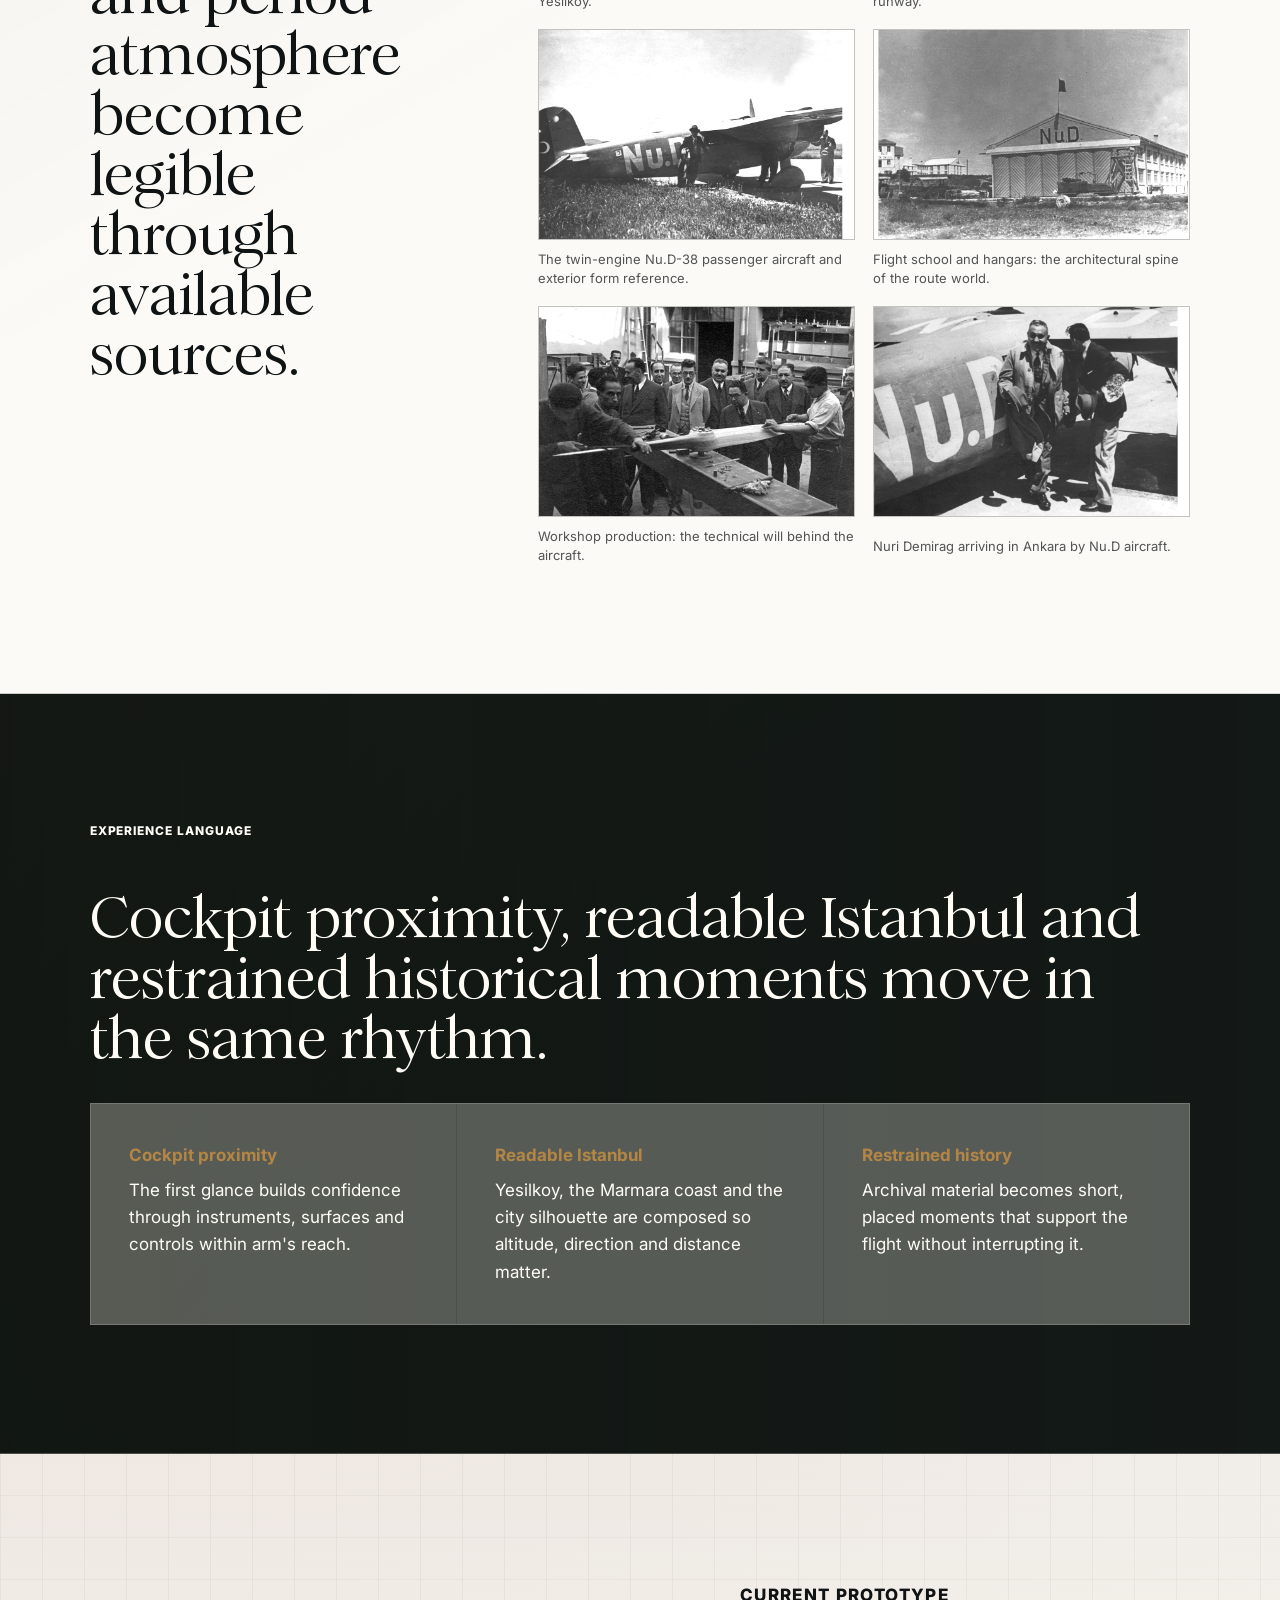
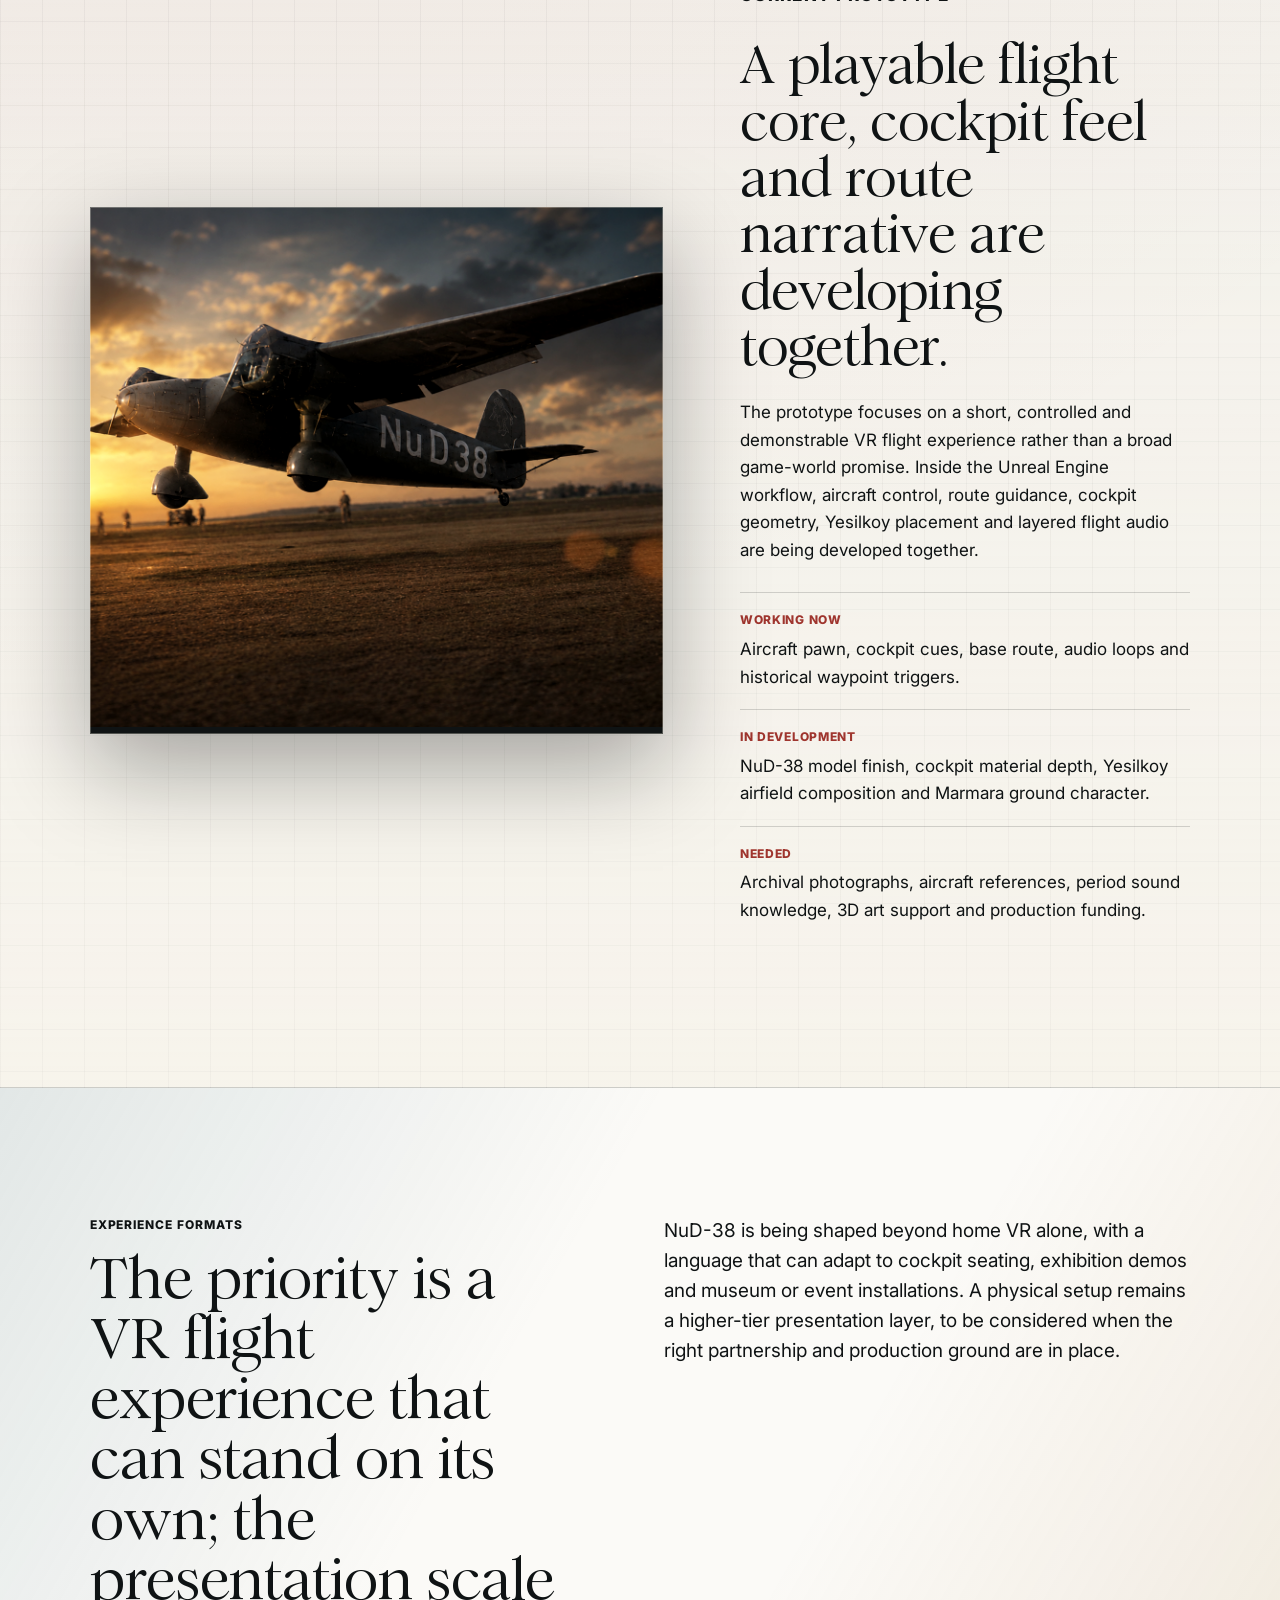
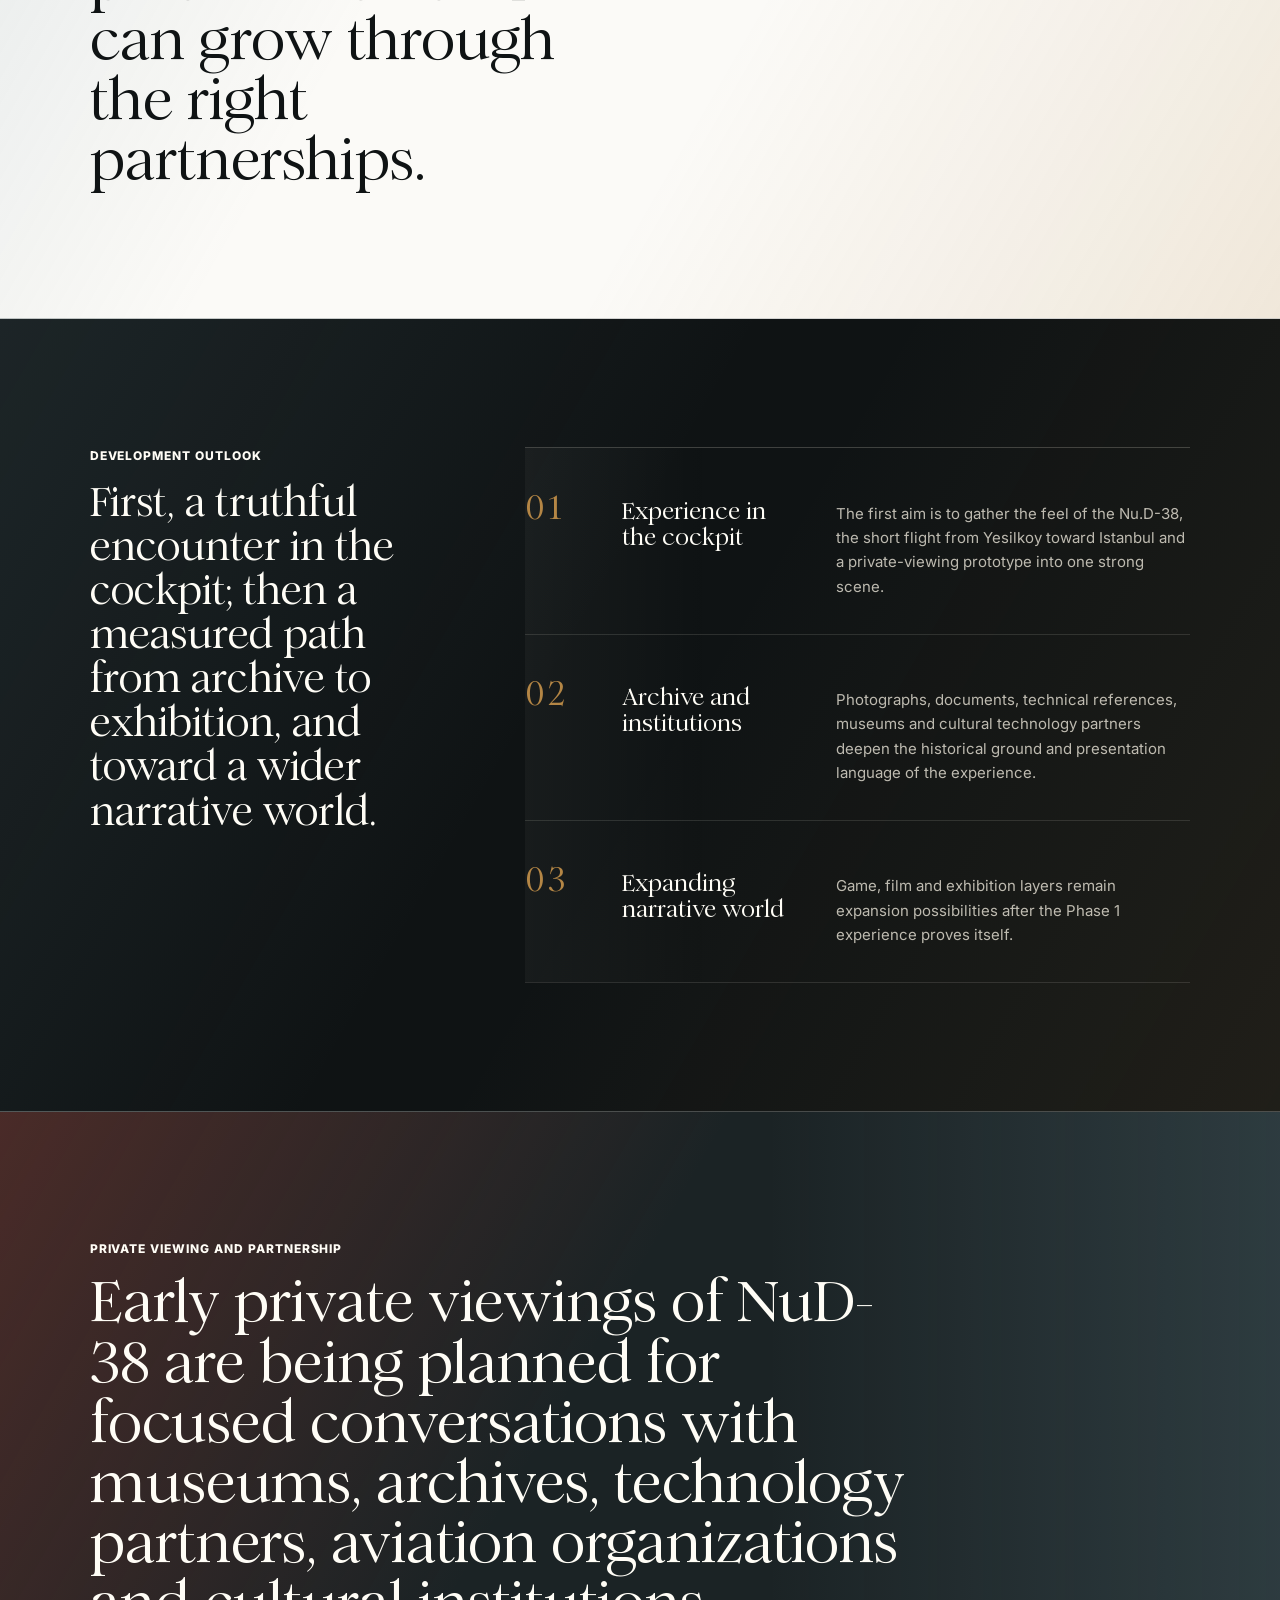
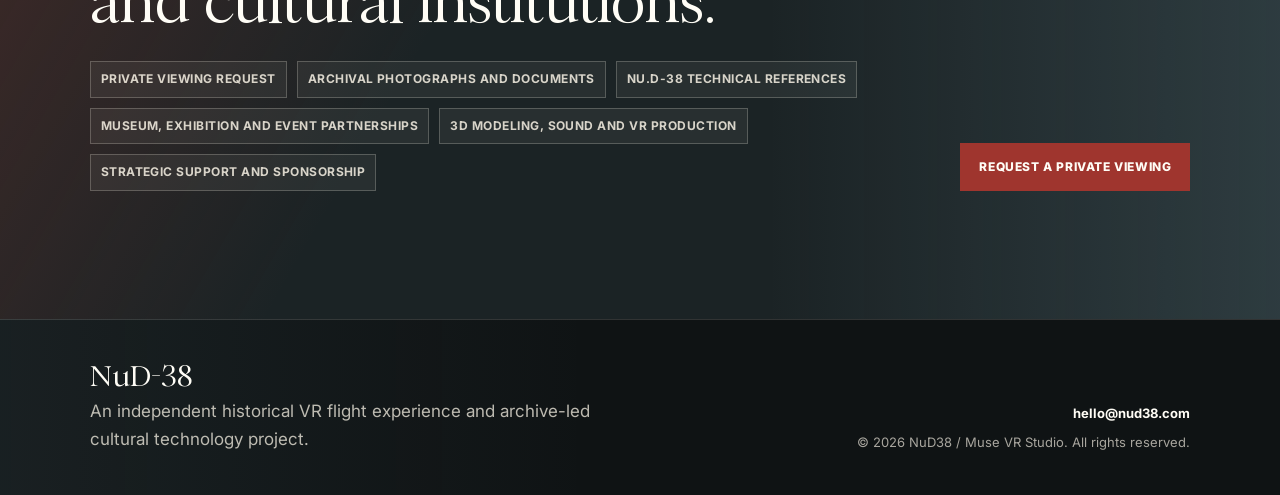
<file: en/index.html>
<!doctype html>
<html lang="en">
<head>
  <meta charset="utf-8">
  <meta name="viewport" content="width=device-width, initial-scale=1">
  <meta name="description" content="NuD38 is an archive-based historical VR flight experience prototype in development with Unreal Engine, inspired by the Nu.D-38 aircraft and the story of Nuri Demirag.">
  <meta name="robots" content="index, follow, max-image-preview:large">
  <meta name="theme-color" content="#111612">
  <link rel="canonical" href="https://nud38.com/en/">
  <link rel="alternate" hreflang="tr" href="https://nud38.com/">
  <link rel="alternate" hreflang="en" href="https://nud38.com/en/">
  <link rel="alternate" hreflang="x-default" href="https://nud38.com/">
  <link rel="preload" as="image" href="../assets/thehero.png">
  <link rel="preconnect" href="https://fonts.googleapis.com">
  <link rel="preconnect" href="https://fonts.gstatic.com" crossorigin>
  <link href="https://fonts.googleapis.com/css2?family=Inter:wght@400;500;600;700;800&display=swap" rel="stylesheet">

  <meta property="og:locale" content="en_US">
  <meta property="og:type" content="website">
  <meta property="og:site_name" content="NuD-38">
  <meta property="og:title" content="NuD-38 | Historical VR Flight Simulation">
  <meta property="og:description" content="An archive-based historical VR flight experience prototype in development with Unreal Engine, inspired by the Nu.D-38 aircraft and the story of Nuri Demirag.">
  <meta property="og:url" content="https://nud38.com/en/">
  <meta property="og:image" content="https://nud38.com/assets/social-card.jpg">
  <meta property="og:image:secure_url" content="https://nud38.com/assets/social-card.jpg">
  <meta property="og:image:type" content="image/jpeg">
  <meta property="og:image:width" content="1200">
  <meta property="og:image:height" content="630">
  <meta property="og:image:alt" content="Cinematic aircraft artwork for the NuD-38 historical VR flight experience">

  <meta name="twitter:card" content="summary_large_image">
  <meta name="twitter:title" content="NuD-38 | Historical VR Flight Simulation">
  <meta name="twitter:description" content="An archive-based historical VR flight experience shaped by the Nu.D-38 aircraft, archival research and Turkish aviation history.">
  <meta name="twitter:image" content="https://nud38.com/assets/social-card.jpg">

  <title>NuD-38 | Historical VR Flight Simulation</title>
  <link rel="icon" href="../favicon.svg" type="image/svg+xml">
  <link rel="stylesheet" href="../styles.css">
  <script type="application/ld+json">
  {
    "@context": "https://schema.org",
    "@type": "CreativeWork",
    "name": "NuD-38",
    "url": "https://nud38.com/en/",
    "image": "https://nud38.com/assets/thehero.png",
    "description": "An archive-based historical VR flight experience prototype in development with Unreal Engine, inspired by the Nu.D-38 aircraft and the story of Nuri Demirag.",
    "genre": ["Cultural Heritage", "Virtual Reality", "Historical Flight Experience"],
    "inLanguage": "en",
    "creator": {
      "@type": "Organization",
      "name": "NuD-38"
    },
    "about": [
      { "@type": "Person", "name": "Nuri Demirag" },
      { "@type": "Thing", "name": "Turkish aviation history" },
      { "@type": "Thing", "name": "Nu.D-38" }
    ]
  }
  </script>
</head>
<body>
  <a class="skip-link" href="#main">Skip to content</a>

  <header class="site-header" aria-label="Primary navigation">
    <a class="brand" href="#top" aria-label="NuD-38 home">
      <span class="brand-mark">ND</span>
      <span class="brand-copy">
        <strong>NuD-38</strong>
      </span>
    </a>
    <div class="header-actions">
      <button class="menu-toggle" type="button" aria-expanded="false" aria-controls="primary-nav"><span>Menu</span></button>
      <nav id="primary-nav">
        <a href="#experience">Experience</a>
        <a href="#status">Status</a>
        <a href="#media">Media</a>
        <a href="#archive">Archive</a>
        <a href="#prototype">Prototype</a>
        <a href="#support">Viewing</a>
      </nav>
      <a class="language-link" href="../index.html" hreflang="tr" lang="tr">TR</a>
    </div>
  </header>

  <main id="main">
    <section class="hero" id="top" aria-label="NuD-38 introduction">
      <img src="../assets/thehero.png" alt="NuD-38 aircraft parked in front of the Yesilkoy hangar in a historical airfield atmosphere" class="hero-image" width="1673" height="940">
      <div class="hero-overlay"></div>
      <div class="hero-copy">
        <p class="eyebrow">Limited-access experience</p>
        <h1>NuD-38</h1>
        <p class="hero-positioning">Playable VR flight simulation prototype</p>
        <p class="lead">The forgotten aviation vision of the Nu.D-38 becomes perceptible again through VR, cinematic storytelling and a cockpit-scale experience.</p>
        <div class="hero-actions">
          <a class="button primary" href="mailto:hello@nud38.com?subject=NuD38%20-%20Private%20Viewing%20Request&body=Hello%2C%0A%0AI%20would%20like%20to%20learn%20more%20about%20the%20NuD38%20private%20viewing%20process.%0A%0AName%3A%0ACompany%20%2F%20background%3A%0AInterest%3A%0AMessage%3A">Request a Private Viewing</a>
          <a class="button secondary" href="#prototype">View the prototype</a>
        </div>
        <p class="cta-note">Early private viewings are being planned for focused conversations with museums, archives, technology partners, aviation organizations and cultural institutions.</p>
      </div>
      <aside class="route-panel" aria-label="Route in development">
        <span>Route in development</span>
        <strong>Besiktas Aircraft Workshop</strong>
        <strong>Yesilkoy Airfield</strong>
        <strong>Taskisla Letter Drop</strong>
      </aside>
    </section>

    <section class="status-panel" id="status" aria-label="Current development status">
      <div class="section-heading">
        <p class="eyebrow">Current development status</p>
        <h2>NuD-38 is an active VR flight prototype shaped by archival research, an Unreal production pipeline and cockpit-scale experience design.</h2>
      </div>
      <div class="status-grid">
        <article>
          <span>Engine</span>
          <strong>Unreal Engine prototype</strong>
          <p>The flight core, route system and VR experience language are advancing through one controlled production pipeline.</p>
        </article>
        <article>
          <span>Flight</span>
          <strong>Playable aircraft implementation</strong>
          <p>The Nu.D-38 feel is being shaped through control, weight, cockpit scale and route guidance.</p>
        </article>
        <article>
          <span>Route</span>
          <strong>Historical route research</strong>
          <p>Yesilkoy, Istanbul and Taskisla are being translated into a readable period flight route.</p>
        </article>
        <article>
          <span>Archive</span>
          <strong>Archive and reconstruction</strong>
          <p>Photographs, newspaper material and technical references support the authenticity of the visual world.</p>
        </article>
      </div>
    </section>

    <section class="statement" id="experience">
      <div>
        <p class="eyebrow">Experience</p>
        <h2>Simulation, cockpit presence and archival storytelling meet inside one focused flight.</h2>
      </div>
      <p>The user enters the cockpit of the Nu.D-38 and lives a short but powerful period flight from Yesilkoy toward Istanbul. The aim is not only to fly, but to feel the entrepreneurial spirit, technical courage and unfinished vision of the early Republican era.</p>
    </section>

    <section class="simulation-layer" aria-label="Simulation layer">
      <div>
        <p class="eyebrow">Simulation layer</p>
        <h2>A controlled prototype built between flight experience, historical authenticity and cinematic presentation.</h2>
      </div>
      <div class="simulation-list">
        <span>Historical aircraft recreation</span>
        <span>Interactive cockpit</span>
        <span>VR flight experience</span>
        <span>Spatial audio design</span>
        <span>Archive-based storytelling</span>
        <span>Unreal Engine workflow</span>
      </div>
    </section>

    <section class="media-preview" id="media" aria-label="NuD-38 media and cinematic archival atmosphere">
      <div class="media-copy">
        <p class="eyebrow">Media</p>
        <h2>When the archive begins to move, the world of NuD-38 becomes easier to enter.</h2>
        <p>Short motion studies connect hangar atmosphere, period aviation imagery and cockpit presence with the playable prototype footage that will follow.</p>
      </div>
      <div class="video-placeholder video-card" aria-label="NuD-38 cinematic archival atmosphere">
        <video autoplay muted loop playsinline preload="metadata" poster="../assets/media/nud38-archive-atmosphere-poster.jpg">
          <source src="../assets/media/nud38-archive-atmosphere-loop.mp4" type="video/mp4">
        </video>
        <span>Cinematic archival atmosphere</span>
        <strong>A short cinematic study shaped by the Nu.D hangar and Yesilkoy flight memory.</strong>
      </div>
    </section>

    <section class="route-intro" aria-label="NuD-38 route summary">
      <p class="eyebrow">Three-part route</p>
      <h2>Workshop, airfield and city become one continuous flight.</h2>
    </section>

    <section class="feature-strip" id="route" aria-label="Core route">
      <article>
        <span>01</span>
        <h3>Besiktas Aircraft Workshop</h3>
        <p>The opening anchors the story in production: designing, building and establishing an aviation industry rather than simply importing aircraft.</p>
      </article>
      <article>
        <span>02</span>
        <h3>Departure from Yesilkoy</h3>
        <p>The player takes off from a cockpit close to runway, hangar and apron. The Marmara horizon, airfield texture and engine sound establish the first memory of the route.</p>
      </article>
      <article>
        <span>03</span>
        <h3>A moment over Taskisla</h3>
        <p>The 1942 letter-drop story turns the flight into more than a technical achievement: it becomes an invitation to the next generation of engineers.</p>
      </article>
    </section>

    <section class="history" id="archive">
      <div class="section-heading">
        <p class="eyebrow">Archive spine</p>
        <h2>The archive is a production infrastructure for visual accuracy and spatial scale.</h2>
      </div>
      <div class="timeline">
        <article>
          <time>1936</time>
          <h3>Industrial ambition</h3>
          <p>Nuri Demirag's aircraft factory initiative defines the emotional center of the experience: the story is about the ability to build the aircraft, not only to fly it.</p>
        </article>
        <article>
          <time>Yesilkoy</time>
          <h3>Hangar, assembly and repair</h3>
          <p>The industrial traces of Yesilkoy guide the scale of the airfield, the hangar facade and the spatial character players read before takeoff.</p>
        </article>
        <article>
          <time>20 October 1942</time>
          <h3>Taskisla letter drop</h3>
          <p>Reports in Tasvir-i Efkar describe Nu.D aircraft flying over the Higher Engineering School and dropping letters that encouraged students toward aviation.</p>
        </article>
        <article>
          <time>Nu.D-38</time>
          <h3>The central aircraft</h3>
          <p>The Nu.D-38 is the vessel of the experience. Cockpit, exterior form, sound and motion are developed around one coherent sense of quality.</p>
        </article>
      </div>
    </section>

    <section class="archive-evidence" aria-label="Archive images">
      <div class="section-heading">
        <p class="eyebrow">Archive traces</p>
        <h2>Aircraft form, spatial scale, route feeling and period atmosphere become legible through available sources.</h2>
      </div>
      <div class="archive-grid">
        <figure>
          <img src="../assets/archive/web/board-crops/01-hangar-nud36.jpg" alt="Archive image of the Nu.D hangar and Nu.D-36 aircraft at Yesilkoy" width="1000" height="669" loading="lazy">
          <figcaption>The Nu.D hangar and flight school atmosphere at Yesilkoy.</figcaption>
        </figure>
        <figure>
          <img src="../assets/archive/web/board-crops/02-nud36-school-aircraft.jpg" alt="Archive image of Nu.D-36 aircraft produced and used at the school" width="1000" height="669" loading="lazy">
          <figcaption>Nu.D-36 aircraft in school use and the scale of the runway.</figcaption>
        </figure>
        <figure>
          <img src="../assets/archive/web/board-crops/03-nud38-passenger-aircraft.jpg" alt="Archive image of the twin-engine Nu.D-38 passenger aircraft" width="1000" height="669" loading="lazy">
          <figcaption>The twin-engine Nu.D-38 passenger aircraft and exterior form reference.</figcaption>
        </figure>
        <figure>
          <img src="../assets/archive/web/board-crops/04-flight-school-hangars.jpg" alt="Archive image of the flight school and hangars" width="1000" height="669" loading="lazy">
          <figcaption>Flight school and hangars: the architectural spine of the route world.</figcaption>
        </figure>
        <figure>
          <img src="../assets/archive/web/board-crops/05-workshop-production.jpg" alt="Archive image of Nu.D aircraft production and workshop activity" width="1000" height="667" loading="lazy">
          <figcaption>Workshop production: the technical will behind the aircraft.</figcaption>
        </figure>
        <figure>
          <img src="../assets/archive/web/board-crops/06-nuri-demirag-arrival.jpg" alt="Archive image of Nuri Demirag arriving in Ankara by Nu.D aircraft" width="1000" height="669" loading="lazy">
          <figcaption>Nuri Demirag arriving in Ankara by Nu.D aircraft.</figcaption>
        </figure>
      </div>
    </section>

    <section class="experience-language" aria-label="Experience language">
      <p class="eyebrow">Experience language</p>
      <h2>Cockpit proximity, readable Istanbul and restrained historical moments move in the same rhythm.</h2>
      <div class="principle-grid">
        <p><strong>Cockpit proximity</strong> The first glance builds confidence through instruments, surfaces and controls within arm's reach.</p>
        <p><strong>Readable Istanbul</strong> Yesilkoy, the Marmara coast and the city silhouette are composed so altitude, direction and distance matter.</p>
        <p><strong>Restrained history</strong> Archival material becomes short, placed moments that support the flight without interrupting it.</p>
      </div>
    </section>

    <section class="prototype" id="prototype">
      <div class="prototype-media">
        <img src="../assets/prototype-flight.png" alt="NuD-38 historical VR flight prototype aircraft artwork" width="1456" height="1088" loading="lazy">
      </div>
      <div class="prototype-copy">
        <p class="eyebrow">Current prototype</p>
        <h2>A playable flight core, cockpit feel and route narrative are developing together.</h2>
        <p>The prototype focuses on a short, controlled and demonstrable VR flight experience rather than a broad game-world promise. Inside the Unreal Engine workflow, aircraft control, route guidance, cockpit geometry, Yesilkoy placement and layered flight audio are being developed together.</p>
        <dl>
          <div>
            <dt>Working now</dt>
            <dd>Aircraft pawn, cockpit cues, base route, audio loops and historical waypoint triggers.</dd>
          </div>
          <div>
            <dt>In development</dt>
            <dd>NuD-38 model finish, cockpit material depth, Yesilkoy airfield composition and Marmara ground character.</dd>
          </div>
          <div>
            <dt>Needed</dt>
            <dd>Archival photographs, aircraft references, period sound knowledge, 3D art support and production funding.</dd>
          </div>
        </dl>
      </div>
    </section>

    <section class="formats" id="formats" aria-label="Experience formats">
      <div>
        <p class="eyebrow">Experience formats</p>
        <h2>The priority is a VR flight experience that can stand on its own; the presentation scale can grow through the right partnerships.</h2>
      </div>
      <p>NuD-38 is being shaped beyond home VR alone, with a language that can adapt to cockpit seating, exhibition demos and museum or event installations. A physical setup remains a higher-tier presentation layer, to be considered when the right partnership and production ground are in place.</p>
    </section>

    <section class="roadmap" aria-label="NuD-38 development outlook">
      <div class="section-heading">
        <p class="eyebrow">Development outlook</p>
        <h2>First, a truthful encounter in the cockpit; then a measured path from archive to exhibition, and toward a wider narrative world.</h2>
      </div>
      <div class="roadmap-grid">
        <article>
          <span>01</span>
          <h3>Experience in the cockpit</h3>
          <p>The first aim is to gather the feel of the Nu.D-38, the short flight from Yesilkoy toward Istanbul and a private-viewing prototype into one strong scene.</p>
        </article>
        <article>
          <span>02</span>
          <h3>Archive and institutions</h3>
          <p>Photographs, documents, technical references, museums and cultural technology partners deepen the historical ground and presentation language of the experience.</p>
        </article>
        <article>
          <span>03</span>
          <h3>Expanding narrative world</h3>
          <p>Game, film and exhibition layers remain expansion possibilities after the Phase 1 experience proves itself.</p>
        </article>
      </div>
    </section>

    <section class="support" id="support" aria-label="Support the project">
      <div>
        <p class="eyebrow">Private viewing and partnership</p>
        <h2>Early private viewings of NuD-38 are being planned for focused conversations with museums, archives, technology partners, aviation organizations and cultural institutions.</h2>
        <div class="support-needs">
          <span>Private viewing request</span>
          <span>Archival photographs and documents</span>
          <span>Nu.D-38 technical references</span>
          <span>Museum, exhibition and event partnerships</span>
          <span>3D modeling, sound and VR production</span>
          <span>Strategic support and sponsorship</span>
        </div>
      </div>
      <a class="button primary dark" href="mailto:hello@nud38.com?subject=NuD38%20-%20Private%20Viewing%20Request&body=Hello%2C%0A%0AI%20would%20like%20to%20learn%20more%20about%20the%20NuD38%20private%20viewing%20process.%0A%0AName%3A%0ACompany%20%2F%20background%3A%0AInterest%3A%0AMessage%3A">Request a Private Viewing</a>
    </section>
  </main>

  <footer>
    <div class="footer-brand">
      <strong>NuD-38</strong>
      <p>An independent historical VR flight experience and archive-led cultural technology project.</p>
    </div>
    <div class="footer-meta">
      <a href="mailto:hello@nud38.com">hello@nud38.com</a>
      <span>© 2026 NuD38 / Muse VR Studio. All rights reserved.</span>
    </div>
  </footer>
  <script>
    const header = document.querySelector(".site-header");
    const toggle = document.querySelector(".menu-toggle");
    const navLinks = document.querySelectorAll("#primary-nav a");

    toggle?.addEventListener("click", () => {
      const isOpen = header.classList.toggle("menu-open");
      toggle.setAttribute("aria-expanded", String(isOpen));
    });

    navLinks.forEach((link) => {
      link.addEventListener("click", () => {
        header.classList.remove("menu-open");
        toggle?.setAttribute("aria-expanded", "false");
      });
    });
  </script>
</body>
</html>
</file>
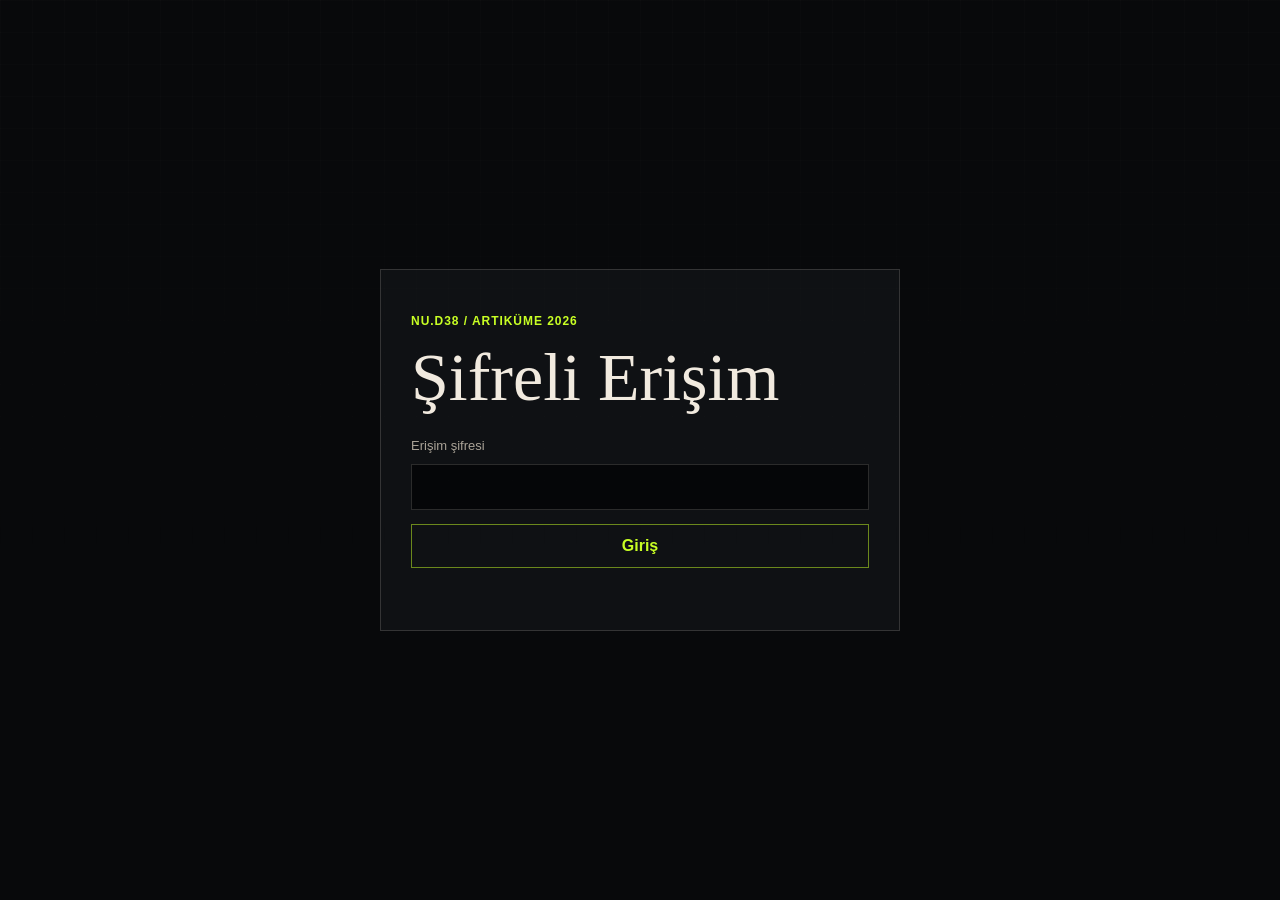
<file: kume-2026/index.html>
<!doctype html>
<html lang="tr">
<head>
  <meta charset="utf-8">
  <meta name="viewport" content="width=device-width, initial-scale=1">
  <meta name="robots" content="noindex, nofollow">
  <title>Nu.D38 - Araştırma ve Prototip Belgeleri</title>
  <meta name="description" content="ArtıKÜME 2026 başvurusu için Nu.D38 araştırma, prototip, ses, model ve zorunlu belge arşivi.">
  <link rel="stylesheet" href="css/styles.css">
  <script src="js/auth.js" defer></script>
</head>
<body class="auth-locked">
  <section class="auth-gate" aria-label="Şifreli erişim">
    <form class="auth-box" id="auth-form">
      <p class="eyebrow">Nu.D38 / ArtıKÜME 2026</p>
      <h1>Şifreli Erişim</h1>
      <label for="auth-password">Erişim şifresi</label>
      <input id="auth-password" name="password" type="password" autocomplete="current-password" required>
      <button type="submit">Giriş</button>
      <p class="auth-error" id="auth-error" role="alert"></p>
    </form>
  </section>
  <header class="hero">
    <nav class="topbar" aria-label="Sayfa bölümleri">
      <a href="#video">Video</a>
      <a href="#prototipler">Prototipler</a>
      <a href="#ucak">Uçak</a>
      <a href="#harita">Harita</a>
      <a href="#ses">Ses</a>
      <a href="#eskiz">Eskiz</a>
      <a href="#referans">Referans</a>
      <a href="#notlar">Notlar</a>
    </nav>
    <div class="hero-grid">
      <div>
        <p class="eyebrow">ArtıKÜME 2026 - Zorunlu Belgeler</p>
        <h1>Nu.D38 - Araştırma ve Prototip Belgeleri</h1>
        <p class="intro">Nu.D38, Nuri Demirağ'ın havacılık girişimi çevresinde gelişen üretim kültürünü; uçaklar, tarihsel kişiler, İstanbul'un coğrafyası, görsel ve işitsel arşivler ile sanal gerçeklik araçları üzerinden araştıran uzun soluklu bir sanatsal araştırmadır.</p>
        <p class="intro">Bu sayfa, Unreal Engine projesi, kaynak model dosyaları, ekran görüntüleri, ses denemeleri, rota çalışmaları, karakter notları ve araştırma belgelerinden seçilmiş mevcut materyalleri bir araya getirir.</p>
        <p class="intro">Materyaller tamamlanmış bir ürün tanıtımı olarak değil; gelişen VR uçuş deneyiminin araştırma, rekonstrüksiyon, ses, rota ve prototipleme sürecini gösteren çalışma arşivi olarak düzenlenmiştir.</p>
        <p class="meta"><strong>Proje yürütücüsü:</strong> Talat Alkan · <strong>Kaynak proje:</strong> NuD Unreal Engine 5.7 · <strong>Son güncelleme:</strong> 20 Temmuz 2026</p>
      </div>
      <figure class="hero-figure">
        <img src="assets/images/unreal/studio_full_aircraft_hero.webp" alt="Nu.D38 Unreal stüdyo sahnesinde uçak modeli">
        <figcaption>Nu.D38 stüdyo sahnesi - Unreal render çıktısı</figcaption>
      </figure>
    </div>
  </header>

  <main>
    <section class="summary" aria-label="Proje özeti">
      <article><span>Unreal sahneleri</span><p>Lobby, Nu.D38 showcase, İstanbul geo-prototype, hangar mood ve VR test ekranları</p></article>
      <article><span>Model kaynakları</span><p>Nu.D38 FBX/Blend kaynakları, kokpit/aviyonik ve Nuri karakter çalışma dosyaları</p></article>
      <article><span>Ses katmanı</span><p>Ambiyans, Yeşilköy başlangıç, Bakırköy waypoint, Süleymaniye, Dolmabahçe ve Beşiktaş varış sesleri</p></article>
      <article class="future"><span>Araştırma belgeleri</span><p>Senaryo notları, İstanbul GIS yol haritası, ses atmosfer planı ve Nuri Demirağ karakter briefi</p></article>
    </section>

    <section class="notice">
      <h2>Materyal türleri ve kaynaklar hakkında</h2>
      <p>Bu arşivdeki görseller Unreal sahnelerinden, pitch deck render setlerinden, editör ekran görüntülerinden ve proje kaynak klasörlerinden dışa aktarılmıştır. Ses dosyaları proje içindeki mevcut kaynak seslerden web uyumlu M4A formatına çevrilmiştir. Ham Unreal varlıkları doğrudan yayınlanmak yerine görsel, video, ses, PDF ve dış bağlantı üzerinden paylaşılan model paketi olarak sunulur.</p>
    </section>

    <section id="video" class="block">
      <div class="section-head">
        <p class="number">01</p>
        <h2>Video Kayıtları</h2>
        <p>Unreal/modelleme ekran çıktıları ile AI destekli arşiv restorasyonu ve görsel dünya denemelerinden seçilen kısa MP4 kayıtları projenin mevcut prototip evresini hızlıca okunur hale getirir.</p>
      </div>
      <div class="cards two">
        <article class="card media-card">
          <video controls preload="metadata" poster="assets/images/unreal/unreal_lobby_hero.webp">
            <source src="assets/video/nud38_unreal_surec_kaydi_2026.mp4" type="video/mp4">
          </video>
          <span class="status existing">Mevcut</span>
          <h3>Nu.D38 Unreal Süreç Kaydı</h3>
          <p>Lobby sahnesi, arşiv köşesi, İstanbul geo-prototype, rota, uçuş hissi, modelleme profili ve kokpit blockout ekranlarından oluşturulmuş süreç videosu.</p>
          <dl><div><dt>Süre</dt><dd>27.97 sn</dd></div><div><dt>Kaynak</dt><dd>Saved / PitchDeckShots / PitchDeckShots_Ready</dd></div></dl>
        </article>
        <article class="card media-card">
          <video controls preload="metadata" poster="assets/images/unreal/studio_side_profile.webp">
            <source src="assets/video/nud38_model_studyo_donus_2026.mp4" type="video/mp4">
          </video>
          <span class="status existing">Mevcut</span>
          <h3>Nu.D38 Model Stüdyo Dönüşü</h3>
          <p>Nu.D38 uçak modelinin stüdyo render setinden hazırlanmış kısa model inceleme videosu; profil, burun, kanat, üst görünüş ve wireframe süreç görüntüsünü içerir.</p>
          <dl><div><dt>Süre</dt><dd>21.57 sn</dd></div><div><dt>Kaynak</dt><dd>Saved / PitchDeckShots / PitchDeckStudio_Ready</dd></div></dl>
        </article>
        <article class="card media-card">
          <video controls preload="metadata" poster="assets/images/archive-restoration/posters/nud38_ai_arsiv_restorasyon_01.webp">
            <source src="assets/video/nud38_ai_arsiv_restorasyon_01.mp4" type="video/mp4">
          </video>
          <span class="status existing">Mevcut</span>
          <h3>AI Destekli Arşiv Restorasyonu 01</h3>
          <p>Nuri Demirağ, uçak gövdesi ve dönem atmosferi üzerine üretilmiş kısa image-to-video denemesi. Tarihsel belge değil, restorasyon/görselleştirme araştırması olarak sunulur.</p>
          <dl><div><dt>Süre</dt><dd>5.06 sn</dd></div><div><dt>Kaynak</dt><dd>Kling image-to-video çıktısı</dd></div></dl>
        </article>
        <article class="card media-card">
          <video controls preload="metadata" poster="assets/images/archive-restoration/posters/nud38_ai_arsiv_restorasyon_02.webp">
            <source src="assets/video/nud38_ai_arsiv_restorasyon_02.mp4" type="video/mp4">
          </video>
          <span class="status existing">Mevcut</span>
          <h3>AI Destekli Arşiv Restorasyonu 02</h3>
          <p>Hangar içi uçak ve üretim atmosferini canlandıran kısa video denemesi. Projenin arşiv restorasyonu ve görsel hafıza araştırması hattını gösterir.</p>
          <dl><div><dt>Süre</dt><dd>5.06 sn</dd></div><div><dt>Kaynak</dt><dd>Kling image-to-video çıktısı</dd></div></dl>
        </article>
        <article class="card media-card">
          <video controls preload="metadata" poster="assets/images/archive-restoration/posters/nud38_ai_arsiv_restorasyon_03.webp">
            <source src="assets/video/nud38_ai_arsiv_restorasyon_03.mp4" type="video/mp4">
          </video>
          <span class="status existing">Mevcut</span>
          <h3>AI Destekli Arşiv Restorasyonu 03</h3>
          <p>Nu.D hangarı, tören/üretim çevresi ve uçak gövdesi ilişkisini deneyen kısa video. Dönem hissi ve sahne kompozisyonu araştırması olarak kullanılır.</p>
          <dl><div><dt>Süre</dt><dd>5.06 sn</dd></div><div><dt>Kaynak</dt><dd>Kling image-to-video çıktısı</dd></div></dl>
        </article>
        <article class="card media-card">
          <video controls preload="metadata" poster="assets/images/archive-restoration/posters/nud38_ai_gorsel_dunya_01.webp">
            <source src="assets/video/nud38_ai_gorsel_dunya_01.mp4" type="video/mp4">
          </video>
          <span class="status existing">Mevcut</span>
          <h3>Görsel Dünya Video Denemesi</h3>
          <p>Kurucu figür, kalabalık, uçak ve tören atmosferi üzerine üretilmiş kısa görsel dünya denemesi. Karakter ve sahne tonu için referans niteliğindedir.</p>
          <dl><div><dt>Süre</dt><dd>5.06 sn</dd></div><div><dt>Kaynak</dt><dd>Kling image-to-video çıktısı</dd></div></dl>
        </article>
      </div>
    </section>

    <section id="prototipler" class="block">
      <div class="section-head">
        <p class="number">02</p>
        <h2>Prototipler</h2>
        <p>NuD Unreal projesindeki çalışan sahne, pawn, kokpit ve uçak modeli varlıkları; editör ekranları ve kaynak paketleriyle belgelenmiştir.</p>
      </div>
      <div class="cards">
        <article class="card media-card">
          <a href="assets/images/unreal/windows_editor_vr_cockpit.webp" target="_blank" rel="noopener"><img src="assets/images/unreal/windows_editor_vr_cockpit.webp" alt="Unreal editöründe VR kokpit ve coğrafya test ekranı"></a>
          <span class="status existing">Mevcut</span>
          <h3>VR Kokpit ve Coğrafya Testi</h3>
          <p>WindowsEditor screenshot klasöründeki mevcut Unreal editör ekranı; kokpit görüşü, terrain ve VR test bağlamını birlikte gösterir.</p>
        </article>
        <article class="card media-card">
          <a href="assets/images/unreal/unreal_lobby_hero.webp" target="_blank" rel="noopener"><img src="assets/images/unreal/unreal_lobby_hero.webp" alt="Nu.D38 Unreal lobby sahnesi"></a>
          <span class="status existing">Mevcut</span>
          <h3>Lobby / Showcase Sahnesi</h3>
          <p>Nu.D38 uçak modelinin deneyim girişinde ve arşiv mekânında sergilendiği Unreal sahne çıktısı.</p>
        </article>
        <article class="card">
          <span class="status existing">Mevcut</span>
          <h3>Model ve Kaynak Paketleri</h3>
          <p>Blender kaynakları, FBX dışa aktarımları, Nuri karakter çalışma dosyası, Yeşilköy ve aviyonik kaynakları ayrı bir model paketi bağlantısı üzerinden sunulmuştur.</p>
          <a class="button" href="https://drive.google.com/file/d/1HUES3KpE5JZTeDGP8opJ_UlFob2LWfjO/view?usp=sharing" target="_blank" rel="noopener">Model paketini Drive’da aç</a>
        </article>
      </div>
    </section>

    <section id="ucak" class="block">
      <div class="section-head">
        <p class="number">03</p>
        <h2>Uçak, Kokpit ve Dijital Rekonstrüksiyon</h2>
        <p>Nu.D38 uçak modeli, kokpit blockout, aviyonik kaynakları ve render edilmiş geliştirme görüntüleriyle mevcut rekonstrüksiyon sürecini görünür kılar.</p>
      </div>
      <div class="cards">
        <article class="card media-card">
          <a href="assets/images/unreal/studio_side_profile.webp" target="_blank" rel="noopener"><img src="assets/images/unreal/studio_side_profile.webp" alt="Nu.D38 uçak modeli yan profil renderı"></a>
          <span class="status existing">Mevcut</span>
          <h3>Nu.D38 Dış Model Profili</h3>
          <p>Unreal pitch deck stüdyo sahnesinden dışa aktarılmış profil görüntüsü; gövde oranı, kanat açıklığı ve kuyruk formunu gösterir.</p>
        </article>
        <article class="card media-card">
          <a href="assets/images/unreal/studio_wireframe_process.webp" target="_blank" rel="noopener"><img src="assets/images/unreal/studio_wireframe_process.webp" alt="Nu.D38 wireframe süreç renderı"></a>
          <span class="status existing">Mevcut</span>
          <h3>Wireframe ve Model Süreci</h3>
          <p>Uçağın yüzey ve form üretimini belgeleyen wireframe süreç renderı.</p>
        </article>
        <article class="card media-card">
          <a href="assets/images/unreal/cockpit_reference_interior.webp" target="_blank" rel="noopener"><img src="assets/images/unreal/cockpit_reference_interior.webp" alt="Kokpit iç mekân referansı"></a>
          <span class="status existing">Mevcut</span>
          <h3>Kokpit İç Mekân Referansı</h3>
          <p>Kokpit atmosferi, gösterge paneli, bakış açısı ve VR ölçek araştırması için kullanılan çalışma görseli.</p>
        </article>
        <article class="card media-card">
          <a href="assets/images/unreal/development_editor_cockpit.webp" target="_blank" rel="noopener"><img src="assets/images/unreal/development_editor_cockpit.webp" alt="Unreal editöründe kokpit çalışma ekranı"></a>
          <span class="status existing">Mevcut</span>
          <h3>Kokpit Editör Çalışması</h3>
          <p>Unreal editöründe kokpit blockout ve yerleşim çalışmasını belgeleyen ekran görüntüsü.</p>
        </article>
        <article class="card media-card">
          <a href="assets/images/research/c47_muadil_kokpit_enstrumanlari.webp" target="_blank" rel="noopener"><img src="assets/images/research/c47_muadil_kokpit_enstrumanlari.webp" alt="C-47 muadil kokpit enstrüman paneli referansı"></a>
          <span class="status existing">Mevcut</span>
          <h3>Muadil Kokpit Enstrümanları</h3>
          <p>C-47 ön panel referansı, Nu.D38 kokpitindeki dönemsel gösterge, panel yoğunluğu ve analog enstrüman mantığını karşılaştırmak için kullanılır. Birebir Nu.D38 belgesi olarak sunulmaz.</p>
        </article>
        <article class="card media-card">
          <a href="assets/images/unreal/cockpit_structure_blockout.webp" target="_blank" rel="noopener"><img src="assets/images/unreal/cockpit_structure_blockout.webp" alt="Temiz kokpit strüktürü blockout görseli"></a>
          <span class="status existing">Mevcut</span>
          <h3>Kokpit Strüktür Blockout</h3>
          <p>Temiz kokpit strüktürü ve ölçek yerleşimi için kullanılan erken modelleme çıktısı.</p>
        </article>
      </div>
    </section>

    <section id="harita" class="block">
      <div class="section-head">
        <p class="number">04</p>
        <h2>Haritalar, Topoğrafya ve Tarihsel İstanbul</h2>
        <p>İstanbul geo-prototype sahnesi, terrain, rota ve uçuş koridoru çalışmalarını mevcut Unreal ekran çıktılarıyla gösterir.</p>
      </div>
      <div class="cards">
        <article class="card media-card">
          <a href="assets/images/research/istanbul_1946_hava_fotografi.webp" target="_blank" rel="noopener"><img src="assets/images/research/istanbul_1946_hava_fotografi.webp" alt="1946 İstanbul hava fotoğrafı"></a>
          <span class="status existing">Mevcut</span>
          <h3>1946 İstanbul Hava Fotoğrafı</h3>
          <p>Tarihsel İstanbul katmanını, kıyı çizgisini, topoğrafik sürekliliği ve uçuş koridoru çevresindeki kent dokusunu değerlendirmek için kullanılan hava fotoğrafı.</p>
        </article>
        <article class="card media-card">
          <a href="assets/images/research/istanbul_landscape_heightmap_om3025.webp" target="_blank" rel="noopener"><img src="assets/images/research/istanbul_landscape_heightmap_om3025.webp" alt="İstanbul landscape height map çalışması"></a>
          <span class="status existing">Mevcut</span>
          <h3>Landscape Height Map</h3>
          <p>Unreal terrain ve uçuş yüksekliği testlerinde kullanılacak topoğrafik yüzey bilgisini gösteren landscape height map çalışması.</p>
        </article>
        <article class="card media-card">
          <a href="assets/images/unreal/istanbul_heightmap_terrain.webp" target="_blank" rel="noopener"><img src="assets/images/unreal/istanbul_heightmap_terrain.webp" alt="İstanbul heightmap ve terrain prototipi"></a>
          <span class="status existing">Mevcut</span>
          <h3>Heightmap / Terrain Prototipi</h3>
          <p>İstanbul hattı için yükseklik, arazi ölçeği ve uçuş hissi testlerini taşıyan geo-prototype ekran çıktısı.</p>
        </article>
      </div>
      <div class="doc-list compact">
        <a href="assets/documents/unreal/Istanbul_GIS_Yol_Haritasi_2026.pdf" target="_blank" rel="noopener">İstanbul GIS Yol Haritası PDF</a>
      </div>
    </section>

    <section id="ses" class="block">
      <div class="section-head">
        <p class="number">05</p>
        <h2>Ses Kayıtları ve İşitsel Araştırma</h2>
        <p>Proje kaynak klasörlerindeki ambiyans ve anlatı sesleri web uyumlu M4A dosyalarına dönüştürülmüştür.</p>
      </div>
      <div class="cards two">
        <article class="card">
          <span class="status existing">Mevcut</span>
          <h3>Kül Üzerinde Kanatlar - Ambiyans</h3>
          <p>Proje kaynaklarındaki 60 saniyelik ambiyans/müzik eskizi. Dosya metadatasında üretim aracı ve tarih bilgisi korunmuştur.</p>
          <audio controls preload="metadata" src="assets/audio/kul_uzerinde_kanatlar_ambiyans.m4a"></audio>
        </article>
        <article class="card">
          <span class="status existing">Mevcut</span>
          <h3>Rota ve Landmark Seslendirme Testleri</h3>
          <p>Yeşilköy başlangıç, Bakırköy waypoint, Süleymaniye, Dolmabahçe ve Beşiktaş varış için kısa anlatı sesleri.</p>
          <div class="audio-list">
            <label>Yeşilköy başlangıç<audio controls preload="metadata" src="assets/audio/vo_startup_yesilkoy.m4a"></audio></label>
            <label>Bakırköy waypoint<audio controls preload="metadata" src="assets/audio/vo_waypoint_bakirkoy.m4a"></audio></label>
            <label>Süleymaniye landmark<audio controls preload="metadata" src="assets/audio/vo_landmark_suleymaniye.m4a"></audio></label>
            <label>Dolmabahçe landmark<audio controls preload="metadata" src="assets/audio/vo_landmark_dolmabahce.m4a"></audio></label>
            <label>Beşiktaş varış<audio controls preload="metadata" src="assets/audio/vo_arrival_besiktas.m4a"></audio></label>
          </div>
        </article>
      </div>
      <div class="doc-list compact">
        <a href="assets/documents/unreal/NuD38_Ses_Atmosfer_Plani_2026.pdf" target="_blank" rel="noopener">Ses ve Atmosfer Planı PDF</a>
      </div>
    </section>

    <section id="eskiz" class="block">
      <div class="section-head">
        <p class="number">06</p>
        <h2>Eskizler ve Çalışma Diyagramları</h2>
        <p>Modelleme süreci, editor yerleşimi ve kokpit/aircraft blockout görselleri; çizim eskizi yerine dijital çalışma diyagramı olarak sunulmuştur.</p>
      </div>
      <div class="cards">
        <article class="card media-card">
          <a href="assets/images/unreal/aircraft_profile_process.webp" target="_blank" rel="noopener"><img src="assets/images/unreal/aircraft_profile_process.webp" alt="Gerçek ölçek uçak profil süreç görseli"></a>
          <span class="status existing">Mevcut</span>
          <h3>Gerçek Ölçek Uçak Profili</h3>
          <p>Nu.D38 dış modelinin oran ve profil kararlarını gösteren üretim çıktısı.</p>
        </article>
        <article class="card media-card">
          <a href="assets/images/unreal/development_editor_aircraft.webp" target="_blank" rel="noopener"><img src="assets/images/unreal/development_editor_aircraft.webp" alt="Unreal editöründe uçak geliştirme ekranı"></a>
          <span class="status existing">Mevcut</span>
          <h3>Unreal Editör - Uçak Yerleşimi</h3>
          <p>Uçak sahne yerleşimi, ışık ve görünürlük testini belgeleyen editör ekranı.</p>
        </article>
        <article class="card media-card">
          <a href="assets/images/unreal/unreal_archive_process.webp" target="_blank" rel="noopener"><img src="assets/images/unreal/unreal_archive_process.webp" alt="Demirağ arşiv köşesi sahnesi"></a>
          <span class="status existing">Mevcut</span>
          <h3>Arşiv Köşesi ve Süreç Panosu</h3>
          <p>Deneyim içinde arşiv ve üretim tarihini mekânsal bir bilgi alanına dönüştüren Unreal sahnesi.</p>
        </article>
      </div>
    </section>

    <section id="referans" class="block">
      <div class="section-head">
        <p class="number">07</p>
        <h2>Referans Görseller ve Karakter Araştırmaları</h2>
        <p>Nuri Demirağ karakter araştırması, proje içindeki karakter briefi, arşiv referans görselleri ve kaynak model paketiyle belgelenmiştir.</p>
      </div>
      <div class="cards">
        <article class="card media-card">
          <a href="assets/images/unreal/nuri_aircraft_reference.webp" target="_blank" rel="noopener"><img src="assets/images/unreal/nuri_aircraft_reference.webp" alt="Nuri Demirağ karakter araştırması ve uçak referansı"></a>
          <span class="status existing">Mevcut</span>
          <h3>Nuri Demirağ - Uçak Referansı</h3>
          <p>Pitch deck araştırma setinde bulunan karakter ve uçak ilişkisi görseli; karakter araştırmasının atmosfer ve duruş referansı olarak kullanılır.</p>
        </article>
        <article class="card media-card">
          <a href="assets/images/unreal/nuri_crowd_reference.webp" target="_blank" rel="noopener"><img src="assets/images/unreal/nuri_crowd_reference.webp" alt="Nuri Demirağ kalabalık ve üretim çevresi referansı"></a>
          <span class="status existing">Mevcut</span>
          <h3>Kurucu Figür ve Üretim Çevresi</h3>
          <p>Karakterin sahne içindeki rolünü, çevreyle ilişkisini ve üretim kültürü bağlamını tartışmak için kullanılan referans görsel.</p>
        </article>
        <article class="card media-card">
          <a href="assets/images/archive-restoration/nud38_ai_hangar_toren_gorseli.webp" target="_blank" rel="noopener"><img src="assets/images/archive-restoration/nud38_ai_hangar_toren_gorseli.webp" alt="AI destekli Nu.D hangar töreni görsel araştırması"></a>
          <span class="status existing">Mevcut</span>
          <h3>Hangar ve Tören Görsel Araştırması</h3>
          <p>Nu.D hangarı, tören düzeni ve kalabalık atmosferi üzerine üretilmiş AI destekli görsel araştırma. Tarihsel fotoğraf olarak değil, sahne/doku referansı olarak kullanılır.</p>
        </article>
        <article class="card media-card">
          <a href="assets/images/archive-restoration/nud38_ai_hangar_ucus_gorseli.webp" target="_blank" rel="noopener"><img src="assets/images/archive-restoration/nud38_ai_hangar_ucus_gorseli.webp" alt="AI destekli Nu.D hangar ve uçuş görsel araştırması"></a>
          <span class="status existing">Mevcut</span>
          <h3>Hangar ve Uçuş Görsel Araştırması</h3>
          <p>Nu.D hangarı, uçak silueti ve açık gökyüzü kompozisyonu üzerine üretilmiş AI destekli görsel dünya çalışması.</p>
        </article>
        <article class="card">
          <span class="status existing">Mevcut</span>
          <h3>Nuri Demirağ Karakter Briefi</h3>
          <p>Nuri Demirağ karakter briefi, figürü tam NPC yerine sahne odağı, kurucu vizyon ve üretim iradesi taşıyıcısı olarak konumlandırır.</p>
          <a class="button" href="assets/documents/unreal/Nuri_Demirag_Karakter_Briefi_2026.pdf" target="_blank" rel="noopener">Nuri karakter briefi</a>
        </article>
      </div>
    </section>

    <section id="notlar" class="block">
      <div class="section-head">
        <p class="number">08</p>
        <h2>Araştırma Notları ve Senaryo</h2>
        <p>Zorunlu Belgeler alanını destekleyen seçili araştırma notları PDF olarak okunabilir biçimde sunulmuştur.</p>
      </div>
      <div class="doc-list">
        <a href="assets/documents/NuD38_Senaryo_Arastirma_Notlari_2026.pdf" target="_blank" rel="noopener">Nu.D38 - Senaryo ve Araştırma Notları</a>
        <a href="assets/documents/unreal/Istanbul_GIS_Yol_Haritasi_2026.pdf" target="_blank" rel="noopener">İstanbul GIS Yol Haritası</a>
        <a href="assets/documents/unreal/NuD38_Ses_Atmosfer_Plani_2026.pdf" target="_blank" rel="noopener">Ses ve Atmosfer Planı</a>
        <a href="assets/documents/unreal/Nuri_Demirag_Karakter_Briefi_2026.pdf" target="_blank" rel="noopener">Nuri Demirağ Karakter Briefi</a>
      </div>
    </section>
  </main>

  <footer>
    <p>Nu.D38 araştırma ve prototip belgeleri · ArtıKÜME 2026</p>
    <p><a href="https://nud38.com/" target="_blank" rel="noopener">Proje sitesi</a></p>
  </footer>
  <script src="js/main.js"></script>
</body>
</html>
</file>
<file: styles.css>
@font-face {
  font-family: "Romie";
  src: url("assets/Fonts/Romie-Regular.woff2") format("woff2");
  font-weight: 400;
  font-style: normal;
  font-display: swap;
}

@font-face {
  font-family: "Romie";
  src: url("assets/Fonts/Romie-Medium.woff2") format("woff2");
  font-weight: 500;
  font-style: normal;
  font-display: swap;
}

@font-face {
  font-family: "Romie";
  src: url("assets/Fonts/Romie-RegularItalic.woff2") format("woff2");
  font-weight: 400;
  font-style: italic;
  font-display: swap;
}

:root {
  --ink: #0f1314;
  --ink-soft: #1b2325;
  --paper: #f3f1ec;
  --paper-deep: #dfe4e1;
  --porcelain: #fbfaf7;
  --cream: #fffdf6;
  --oxide: #9f352e;
  --oxide-deep: #762a25;
  --brass: #b48645;
  --aero: #6f929e;
  --sky: #b8cbd2;
  --graphite: #32393b;
  --line: rgba(15, 19, 20, 0.17);
  --line-strong: rgba(15, 19, 20, 0.32);
  --line-light: rgba(255, 253, 246, 0.24);
  --shadow: 0 34px 90px rgba(6, 9, 10, 0.34);
  --serif: "Romie", Georgia, serif;
  --sans: "Inter", "Segoe UI", Arial, sans-serif;
}

* {
  box-sizing: border-box;
}

html {
  scroll-behavior: smooth;
}

body {
  margin: 0;
  color: var(--ink);
  background:
    linear-gradient(90deg, rgba(15, 19, 20, 0.045) 1px, transparent 1px),
    linear-gradient(0deg, rgba(15, 19, 20, 0.038) 1px, transparent 1px),
    radial-gradient(circle at 82% 8%, rgba(184, 203, 210, 0.42), transparent 30%),
    radial-gradient(circle at 8% 58%, rgba(159, 53, 46, 0.1), transparent 28%),
    var(--paper);
  background-size: 42px 42px, 42px 42px, auto, auto, auto;
  font-family: var(--sans);
  font-size: 17px;
  line-height: 1.55;
  text-rendering: optimizeLegibility;
  -webkit-font-smoothing: antialiased;
}

a {
  color: inherit;
}

.skip-link {
  position: absolute;
  left: 18px;
  top: 12px;
  z-index: 50;
  padding: 10px 14px;
  color: var(--cream);
  background: var(--oxide);
  transform: translateY(-160%);
}

.skip-link:focus {
  transform: translateY(0);
}

.site-header {
  position: fixed;
  inset: 0 0 auto;
  z-index: 20;
  display: flex;
  align-items: flex-start;
  justify-content: space-between;
  gap: 28px;
  padding: 22px clamp(18px, 4.8vw, 70px);
  color: var(--cream);
  background:
    linear-gradient(180deg, rgba(8, 11, 9, 0.82), rgba(8, 11, 9, 0.34) 58%, rgba(8, 11, 9, 0));
}

.brand {
  display: inline-flex;
  align-items: center;
  gap: 10px;
  text-decoration: none;
}

.brand-mark {
  width: 32px;
  height: 32px;
  display: inline-grid;
  place-items: center;
  border: 1px solid rgba(255, 249, 236, 0.42);
  color: rgba(255, 249, 236, 0.9);
  font-family: var(--serif);
  font-size: 13px;
  font-weight: 500;
  line-height: 1;
}

.brand-copy {
  display: grid;
}

.brand-copy strong {
  font-family: var(--serif);
  font-size: 23px;
  font-weight: 500;
  line-height: 1;
  letter-spacing: 0;
}

.header-actions {
  position: relative;
  display: flex;
  align-items: flex-start;
  gap: 14px;
}

.menu-toggle {
  display: none;
}

nav {
  display: flex;
  flex-wrap: wrap;
  justify-content: flex-end;
  gap: clamp(12px, 2vw, 30px);
  font-size: 12px;
  font-weight: 700;
  letter-spacing: 0.06em;
  text-transform: uppercase;
}

nav a {
  position: relative;
  text-decoration: none;
}

nav a::after {
  position: absolute;
  left: 0;
  right: 0;
  bottom: -7px;
  height: 1px;
  content: "";
  background: currentColor;
  transform: scaleX(0);
  transform-origin: left;
  transition: transform 180ms ease;
}

.language-link {
  min-width: 34px;
  padding: 2px 8px;
  border: 1px solid rgba(255, 249, 236, 0.48);
  font-size: 12px;
  font-weight: 700;
  letter-spacing: 0.06em;
  line-height: 1.55;
  text-decoration: none;
  text-align: center;
  text-transform: uppercase;
}

.language-link::after {
  display: none;
}

nav a:hover::after,
nav a:focus-visible::after {
  transform: scaleX(1);
}

.menu-toggle:focus-visible,
.language-link:focus-visible {
  outline: 2px solid rgba(255, 249, 236, 0.72);
  outline-offset: 3px;
}

.hero {
  position: relative;
  min-height: 94vh;
  display: grid;
  align-items: end;
  overflow: hidden;
  color: var(--cream);
  background: #090d0b;
}

.hero::after {
  position: absolute;
  left: clamp(18px, 7vw, 104px);
  right: clamp(18px, 7vw, 104px);
  bottom: 0;
  z-index: 3;
  height: 1px;
  content: "";
  background: rgba(255, 249, 236, 0.34);
}

.hero-image {
  position: absolute;
  inset: 0;
  width: 100%;
  height: 100%;
  object-fit: cover;
  filter: saturate(0.78) contrast(1.12) brightness(0.82);
  transform: scale(1.025);
}

.hero-overlay {
  position: absolute;
  inset: 0;
  background:
    linear-gradient(90deg, rgba(7, 10, 8, 0.92), rgba(7, 10, 8, 0.58) 43%, rgba(7, 10, 8, 0.12)),
    linear-gradient(0deg, rgba(7, 10, 8, 0.92), rgba(7, 10, 8, 0.03) 54%),
    repeating-linear-gradient(0deg, rgba(255, 249, 236, 0.038), rgba(255, 249, 236, 0.038) 1px, transparent 1px, transparent 5px);
}

.hero-copy {
  position: relative;
  z-index: 2;
  width: min(900px, calc(100% - 36px));
  margin: 0 0 clamp(64px, 9vw, 128px) clamp(18px, 7vw, 104px);
}

.eyebrow {
  margin: 0 0 14px;
  font-size: 12px;
  font-weight: 800;
  letter-spacing: 0.08em;
  text-transform: uppercase;
}

h1,
h2,
h3,
p,
dl,
dd {
  margin-top: 0;
}

h1 {
  margin-bottom: 22px;
  font-family: var(--serif);
  font-size: clamp(72px, 12vw, 152px);
  font-weight: 500;
  line-height: 0.94;
  letter-spacing: 0;
}

h2 {
  margin-bottom: 0;
  font-family: var(--serif);
  font-size: clamp(32px, 4.35vw, 58px);
  font-weight: 500;
  line-height: 1.08;
  letter-spacing: 0;
}

h3 {
  margin-bottom: 14px;
  font-family: var(--serif);
  font-size: clamp(24px, 2.05vw, 31px);
  font-weight: 500;
  line-height: 1.12;
  letter-spacing: 0;
}

.lead {
  max-width: 760px;
  margin-bottom: 32px;
  font-family: var(--serif);
  font-size: clamp(23px, 2.4vw, 36px);
  line-height: 1.28;
}

.hero-positioning {
  width: fit-content;
  max-width: 720px;
  margin: -8px 0 24px;
  padding: 8px 10px;
  border: 1px solid rgba(255, 249, 236, 0.26);
  color: rgba(255, 249, 236, 0.86);
  background: rgba(255, 249, 236, 0.055);
  font-size: clamp(12px, 1vw, 14px);
  font-weight: 800;
  letter-spacing: 0.06em;
  line-height: 1.35;
  text-transform: uppercase;
}

.hero-actions {
  display: flex;
  flex-wrap: wrap;
  gap: 12px;
}

.cta-note {
  max-width: 620px;
  margin: 16px 0 0;
  color: rgba(255, 249, 236, 0.72);
  font-family: var(--sans);
  font-size: 13px;
  line-height: 1.55;
}

.button {
  min-height: 48px;
  display: inline-flex;
  align-items: center;
  justify-content: center;
  padding: 13px 18px;
  border: 1px solid rgba(255, 249, 236, 0.68);
  font-size: 12px;
  font-weight: 800;
  letter-spacing: 0.05em;
  text-decoration: none;
  text-transform: uppercase;
  transition: background 180ms ease, border-color 180ms ease, transform 180ms ease;
}

.button:hover,
.button:focus-visible {
  transform: translateY(-1px);
}

.button.primary {
  color: var(--cream);
  background: var(--oxide);
  border-color: var(--oxide);
}

.button.primary:hover,
.button.primary:focus-visible {
  background: var(--oxide-deep);
  border-color: var(--oxide-deep);
}

.button.secondary {
  color: var(--cream);
  background: rgba(255, 249, 236, 0.08);
}

.button.dark {
  border-color: var(--oxide);
}

.route-panel {
  position: absolute;
  right: clamp(18px, 5vw, 74px);
  bottom: clamp(28px, 6vw, 88px);
  z-index: 3;
  width: min(336px, calc(100% - 36px));
  display: grid;
  gap: 12px;
  padding: 20px;
  border: 1px solid var(--line-light);
  color: var(--cream);
  background: rgba(17, 22, 18, 0.62);
  box-shadow: var(--shadow);
  backdrop-filter: blur(12px);
}

.route-panel span,
.route-panel strong {
  font-size: 12px;
  letter-spacing: 0.05em;
  text-transform: uppercase;
}

.route-panel span {
  color: var(--brass);
  font-weight: 800;
}

.route-panel strong {
  font-weight: 750;
}

.statement,
.status-panel,
.simulation-layer,
.media-preview,
.route-intro,
.history,
.archive-evidence,
.experience-language,
.prototype,
.formats,
.roadmap,
.support {
  padding: clamp(66px, 10vw, 138px) clamp(18px, 7vw, 104px);
}

.status-panel {
  display: grid;
  grid-template-columns: minmax(280px, 0.56fr) minmax(320px, 1fr);
  gap: clamp(34px, 7vw, 110px);
  border-bottom: 1px solid var(--line);
  background:
    linear-gradient(135deg, rgba(111, 146, 158, 0.18), transparent 42%),
    var(--porcelain);
}

.status-grid {
  display: grid;
  grid-template-columns: repeat(2, minmax(0, 1fr));
  gap: 1px;
  border: 1px solid var(--line);
  background: var(--line);
}

.status-grid article {
  min-height: 210px;
  display: grid;
  align-content: start;
  gap: 12px;
  padding: clamp(28px, 3.4vw, 44px);
  background:
    linear-gradient(180deg, rgba(255, 255, 255, 0.32), transparent),
    var(--paper);
}

.status-grid span {
  color: var(--oxide);
  font-size: 12px;
  font-weight: 800;
  letter-spacing: 0.08em;
  text-transform: uppercase;
}

.status-grid strong {
  font-family: var(--serif);
  font-size: clamp(24px, 2.1vw, 32px);
  font-weight: 500;
  line-height: 1.08;
}

.status-grid p {
  margin-bottom: 0;
  color: rgba(15, 19, 20, 0.72);
  font-size: 15px;
  line-height: 1.58;
}

.statement {
  display: grid;
  grid-template-columns: minmax(260px, 0.86fr) minmax(320px, 1fr);
  gap: clamp(34px, 7vw, 110px);
  border-bottom: 1px solid var(--line);
  background: linear-gradient(180deg, rgba(255, 249, 236, 0.34), rgba(255, 249, 236, 0));
}

.statement > p {
  max-width: 760px;
  font-family: var(--sans);
  font-size: clamp(19px, 1.45vw, 24px);
  line-height: 1.58;
}

.simulation-layer {
  display: grid;
  grid-template-columns: minmax(300px, 0.78fr) minmax(320px, 1fr);
  gap: clamp(34px, 7vw, 110px);
  align-items: start;
  color: var(--cream);
  border-bottom: 1px solid var(--line-light);
  background:
    linear-gradient(90deg, rgba(17, 22, 18, 0.96), rgba(17, 22, 18, 0.76)),
    linear-gradient(135deg, rgba(180, 134, 69, 0.2), transparent 46%),
    var(--ink-soft);
}

.simulation-layer h2 {
  max-width: 900px;
}

.simulation-list {
  display: grid;
  grid-template-columns: repeat(2, minmax(0, 1fr));
  gap: 10px;
}

.simulation-list span {
  min-height: 64px;
  display: flex;
  align-items: center;
  padding: 18px 22px;
  border: 1px solid rgba(255, 249, 236, 0.18);
  color: rgba(255, 249, 236, 0.84);
  background: rgba(255, 249, 236, 0.055);
  font-size: 12px;
  font-weight: 800;
  letter-spacing: 0.05em;
  line-height: 1.35;
  text-transform: uppercase;
}

.media-preview {
  display: grid;
  grid-template-columns: minmax(300px, 0.82fr) minmax(320px, 1fr);
  gap: clamp(34px, 7vw, 110px);
  align-items: center;
  border-bottom: 1px solid var(--line);
  background:
    linear-gradient(140deg, rgba(111, 146, 158, 0.18), transparent 44%),
    var(--paper-deep);
}

.media-copy p:last-child {
  max-width: 760px;
  margin-bottom: 0;
  font-size: clamp(18px, 1.32vw, 22px);
  line-height: 1.58;
}

.video-placeholder {
  min-height: 0;
  aspect-ratio: 16 / 9;
  display: grid;
  align-content: end;
  gap: 12px;
  padding: clamp(24px, 3.4vw, 44px);
  color: var(--cream);
  background:
    linear-gradient(180deg, rgba(8, 11, 9, 0.08), rgba(8, 11, 9, 0.72)),
    url("assets/thehero.png") center / cover;
  box-shadow: var(--shadow);
  position: relative;
  overflow: hidden;
}

.video-card video {
  position: absolute;
  inset: 0;
  width: 100%;
  height: 100%;
  object-fit: contain;
  background: #d8d8d4;
  filter: grayscale(1) contrast(1.04) brightness(0.92);
}

.video-card::before {
  position: absolute;
  inset: 0;
  z-index: 1;
  content: "";
  background:
    linear-gradient(180deg, rgba(8, 11, 9, 0.06), rgba(8, 11, 9, 0.74)),
    linear-gradient(90deg, rgba(8, 11, 9, 0.26), transparent 52%);
  pointer-events: none;
}

.video-placeholder::after {
  position: absolute;
  inset: 0;
  z-index: 2;
  content: "";
  border: 1px solid rgba(255, 249, 236, 0.28);
  pointer-events: none;
}

.video-placeholder span {
  position: relative;
  z-index: 3;
  color: var(--brass);
  font-size: 12px;
  font-weight: 800;
  letter-spacing: 0.08em;
  text-transform: uppercase;
}

.video-placeholder strong {
  position: relative;
  z-index: 3;
  max-width: 520px;
  font-family: var(--serif);
  font-size: clamp(26px, 3vw, 42px);
  font-weight: 500;
  line-height: 1.08;
}

.route-intro {
  display: grid;
  gap: 16px;
  border-bottom: 1px solid var(--line);
  background:
    linear-gradient(120deg, rgba(111, 146, 158, 0.24), transparent 46%),
    var(--porcelain);
}

.route-intro h2 {
  max-width: 980px;
}

.feature-strip {
  display: grid;
  grid-template-columns: repeat(3, 1fr);
  border-bottom: 1px solid var(--line);
}

.feature-strip article {
  min-height: 390px;
  display: grid;
  align-content: space-between;
  gap: 38px;
  padding: clamp(30px, 5vw, 68px);
  border-right: 1px solid var(--line);
  background: rgba(255, 255, 255, 0.22);
}

.feature-strip article:nth-child(2) {
  color: var(--cream);
  background:
    linear-gradient(145deg, rgba(111, 146, 158, 0.34), transparent 52%),
    var(--ink-soft);
}

.feature-strip article:last-child {
  border-right: 0;
  background:
    linear-gradient(145deg, rgba(164, 58, 45, 0.12), transparent 52%),
    rgba(255, 255, 255, 0.18);
}

.feature-strip span,
time {
  font-size: 12px;
  font-weight: 800;
  letter-spacing: 0.06em;
  color: var(--oxide);
  text-transform: uppercase;
}

.feature-strip article:nth-child(2) span {
  color: var(--brass);
}

.feature-strip p,
.timeline p,
.prototype-copy p,
.prototype-copy dd,
footer {
  font-size: 17px;
  line-height: 1.62;
}

.history {
  display: grid;
  grid-template-columns: minmax(260px, 0.72fr) minmax(320px, 1fr);
  gap: clamp(34px, 7vw, 110px);
  border-bottom: 1px solid var(--line);
  background:
    linear-gradient(135deg, rgba(111, 146, 158, 0.24), transparent 42%),
    var(--paper-deep);
}

.section-heading {
  position: sticky;
  top: 112px;
  align-self: start;
}

.timeline {
  display: grid;
  gap: 18px;
}

.timeline article {
  padding: 0 0 24px;
  border-bottom: 1px solid var(--line);
}

.timeline article:last-child {
  border-bottom: 0;
}

.timeline h3 {
  margin-top: 10px;
}

.archive-evidence {
  display: grid;
  grid-template-columns: minmax(260px, 0.55fr) minmax(320px, 1fr);
  gap: clamp(34px, 7vw, 110px);
  border-bottom: 1px solid var(--line);
  background:
    linear-gradient(150deg, rgba(15, 19, 20, 0.04), transparent 42%),
    var(--porcelain);
}

.archive-grid {
  display: grid;
  grid-template-columns: repeat(2, minmax(0, 1fr));
  gap: 18px;
}

.archive-grid figure {
  margin: 0;
  display: grid;
  gap: 10px;
}

.archive-grid img {
  display: block;
  width: 100%;
  aspect-ratio: 3 / 2;
  height: auto;
  object-fit: cover;
  object-position: center;
  border: 1px solid var(--line);
  background: var(--paper-deep);
  filter: grayscale(1) contrast(1.04);
}

.archive-grid figcaption {
  color: rgba(15, 19, 20, 0.72);
  font-size: 13px;
  line-height: 1.45;
}

.experience-language {
  display: grid;
  gap: 34px;
  color: var(--cream);
  background:
    linear-gradient(90deg, rgba(17, 22, 18, 0.96), rgba(17, 22, 18, 0.78)),
    linear-gradient(135deg, rgba(195, 154, 74, 0.24), transparent 42%),
    var(--ink-soft);
  border-bottom: 1px solid var(--line-light);
}

.experience-language h2 {
  max-width: 1100px;
}

.principle-grid {
  display: grid;
  grid-template-columns: repeat(3, 1fr);
  gap: 1px;
  background: var(--line-light);
  border: 1px solid var(--line-light);
}

.principle-grid p {
  min-height: 174px;
  margin: 0;
  padding: clamp(22px, 3.2vw, 38px);
  background: rgba(255, 249, 236, 0.065);
  font-size: 17px;
  line-height: 1.6;
}

.principle-grid strong {
  display: block;
  margin-bottom: 8px;
  color: var(--brass);
}

.prototype {
  display: grid;
  grid-template-columns: minmax(320px, 1.12fr) minmax(280px, 0.88fr);
  gap: clamp(34px, 6vw, 88px);
  align-items: center;
  border-bottom: 1px solid var(--line);
  background:
    linear-gradient(180deg, rgba(255, 249, 236, 0), rgba(255, 249, 236, 0.34));
}

.formats {
  display: grid;
  grid-template-columns: minmax(300px, 0.92fr) minmax(320px, 1fr);
  gap: clamp(34px, 7vw, 110px);
  align-items: start;
  border-bottom: 1px solid var(--line);
  background:
    linear-gradient(120deg, rgba(111, 146, 158, 0.18), transparent 38%),
    linear-gradient(300deg, rgba(180, 134, 69, 0.16), transparent 40%),
    var(--porcelain);
}

.formats > p {
  max-width: 800px;
  font-family: var(--sans);
  font-size: clamp(19px, 1.38vw, 23px);
  line-height: 1.58;
}

.roadmap {
  display: grid;
  grid-template-columns: minmax(300px, 0.52fr) minmax(420px, 1fr);
  gap: clamp(48px, 7vw, 104px);
  align-items: start;
  color: var(--cream);
  border-bottom: 1px solid var(--line-light);
  background:
    linear-gradient(120deg, rgba(111, 146, 158, 0.14), transparent 44%),
    linear-gradient(300deg, rgba(180, 134, 69, 0.1), transparent 48%),
    var(--ink);
}

.roadmap .section-heading {
  color: var(--cream);
}

.roadmap h2 {
  max-width: 680px;
  font-size: clamp(32px, 3.05vw, 48px);
  line-height: 1.13;
}

.roadmap-grid {
  position: relative;
  display: grid;
  gap: 0;
  border-top: 1px solid rgba(255, 249, 236, 0.2);
  border-bottom: 1px solid rgba(255, 249, 236, 0.12);
}

.roadmap-grid article {
  position: relative;
  display: grid;
  grid-template-columns: 64px minmax(180px, 0.38fr) minmax(260px, 1fr);
  gap: clamp(20px, 2.6vw, 42px);
  align-items: baseline;
  min-height: 0;
  padding: clamp(26px, 2.7vw, 38px) 0;
  border-bottom: 1px solid rgba(255, 249, 236, 0.12);
  background:
    linear-gradient(90deg, rgba(255, 249, 236, 0.04), transparent 28%);
}

.roadmap-grid article:last-child {
  border-bottom: 0;
}

.roadmap-grid span {
  display: block;
  margin-bottom: 0;
  color: var(--brass);
  font-family: var(--serif);
  font-size: clamp(28px, 2.5vw, 40px);
  font-weight: 500;
  letter-spacing: 0.08em;
  text-transform: uppercase;
}

.roadmap-grid h3 {
  margin-bottom: 0;
  color: var(--cream);
  font-size: clamp(23px, 1.8vw, 30px);
}

.roadmap-grid p {
  margin-bottom: 0;
  color: rgba(255, 249, 236, 0.72);
  font-size: 15px;
  line-height: 1.62;
}

.prototype-media {
  position: relative;
  min-height: 520px;
  overflow: hidden;
  box-shadow: var(--shadow);
  background: var(--ink);
}

.prototype-media::after {
  position: absolute;
  inset: 0;
  content: "";
  border: 1px solid rgba(255, 249, 236, 0.28);
  pointer-events: none;
}

.prototype-media img {
  width: 100%;
  height: 100%;
  min-height: 520px;
  object-fit: cover;
  filter: saturate(0.82) contrast(1.08);
}

.prototype-copy p {
  max-width: 820px;
  margin-bottom: 28px;
}

.prototype-copy h2 {
  max-width: 780px;
  margin-bottom: 24px;
  font-size: clamp(32px, 4vw, 56px);
  line-height: 1.1;
}

dl {
  display: grid;
  gap: 0;
}

dl div {
  padding: 18px 0;
  border-top: 1px solid var(--line);
}

dt {
  margin-bottom: 6px;
  font-size: 12px;
  font-weight: 800;
  letter-spacing: 0.06em;
  color: var(--oxide);
  text-transform: uppercase;
}

dd {
  margin-left: 0;
}

.support {
  display: grid;
  grid-template-columns: minmax(320px, 1fr) auto;
  align-items: end;
  gap: 32px;
  color: var(--cream);
  background:
    linear-gradient(120deg, rgba(164, 58, 45, 0.34), transparent 42%),
    linear-gradient(270deg, rgba(111, 146, 158, 0.22), transparent 40%),
    var(--ink-soft);
}

.support h2 {
  max-width: 980px;
}

.support-needs {
  max-width: 1040px;
  display: flex;
  flex-wrap: wrap;
  gap: 10px;
  margin-top: 28px;
}

.support-needs span {
  padding: 8px 10px;
  border: 1px solid rgba(255, 249, 236, 0.22);
  color: rgba(255, 249, 236, 0.82);
  background: rgba(255, 249, 236, 0.055);
  font-size: 12px;
  font-weight: 700;
  letter-spacing: 0.04em;
  text-transform: uppercase;
}

footer {
  display: grid;
  grid-template-columns: minmax(260px, 1fr) auto;
  align-items: end;
  justify-content: space-between;
  gap: 28px;
  padding: 42px clamp(18px, 7vw, 104px);
  color: var(--cream);
  background:
    linear-gradient(90deg, rgba(111, 146, 158, 0.1), transparent 46%),
    var(--ink);
  border-top: 1px solid rgba(255, 249, 236, 0.14);
}

footer p {
  margin-bottom: 0;
}

.footer-brand {
  display: grid;
  gap: 8px;
}

.footer-brand strong {
  font-family: var(--serif);
  font-size: 28px;
  font-weight: 500;
  line-height: 1;
}

.footer-brand p {
  max-width: 520px;
  color: rgba(255, 249, 236, 0.72);
}

.footer-meta {
  display: grid;
  justify-items: end;
  gap: 8px;
  color: rgba(255, 249, 236, 0.64);
  font-size: 13px;
}

.footer-meta a {
  color: var(--cream);
  font-weight: 700;
  text-decoration: none;
}

.footer-meta a:hover,
.footer-meta a:focus-visible {
  text-decoration: underline;
}

@media (max-width: 980px) {
  .route-panel {
    position: relative;
    right: auto;
    bottom: auto;
    margin: 0 18px 24px;
  }

  .statement,
  .status-panel,
  .simulation-layer,
  .media-preview,
  .history,
  .archive-evidence,
  .principle-grid,
  .prototype,
  .formats,
  .roadmap,
  .support,
  .feature-strip {
    grid-template-columns: 1fr;
  }

  .section-heading {
    position: static;
  }

  .feature-strip article {
    min-height: 300px;
    border-right: 0;
    border-bottom: 1px solid var(--line);
  }

  .support {
    align-items: start;
  }

  .archive-grid {
    grid-template-columns: 1fr;
  }

  .status-grid,
  .simulation-list {
    grid-template-columns: 1fr;
  }

  .status-grid article,
  .simulation-list span {
    padding-left: clamp(26px, 5vw, 38px);
    padding-right: clamp(26px, 5vw, 38px);
  }

  .roadmap-grid {
    grid-template-columns: 1fr;
  }

  .roadmap-grid article {
    grid-template-columns: 52px minmax(0, 1fr);
    gap: 12px 20px;
  }

  .roadmap-grid article p {
    grid-column: 2;
  }
}

@media (max-width: 680px) {
  body {
    font-size: 16px;
  }

  .site-header {
    position: absolute;
    display: flex;
    align-items: flex-start;
    justify-content: space-between;
    gap: 12px;
    padding: 22px 18px 0;
  }

  .brand {
    min-width: 0;
  }

  .brand-mark {
    width: 36px;
    height: 36px;
    font-size: 14px;
  }

  .brand-copy strong {
    font-size: 28px;
  }

  .header-actions {
    align-items: center;
    gap: 8px;
    margin-left: auto;
  }

  .menu-toggle {
    width: 46px;
    height: 46px;
    display: grid;
    place-items: center;
    border: 1px solid rgba(255, 249, 236, 0.48);
    color: var(--cream);
    background: rgba(8, 11, 9, 0.2);
    cursor: pointer;
    font: inherit;
  }

  .menu-toggle span {
    position: absolute;
    width: 1px;
    height: 1px;
    overflow: hidden;
    clip: rect(0 0 0 0);
    white-space: nowrap;
  }

  .menu-toggle::before {
    width: 18px;
    height: 2px;
    content: "";
    background: currentColor;
    box-shadow: 0 -6px 0 currentColor, 0 6px 0 currentColor;
  }

  .site-header:not(.menu-open) nav {
    display: none;
  }

  nav {
    position: absolute;
    top: calc(100% + 12px);
    right: 0;
    width: min(58vw, 220px);
    display: grid;
    gap: 0;
    padding: 6px 0;
    border: 1px solid rgba(255, 249, 236, 0.2);
    background:
      linear-gradient(180deg, rgba(255, 249, 236, 0.055), rgba(255, 249, 236, 0.02)),
      rgba(12, 16, 14, 0.72);
    box-shadow: 0 24px 70px rgba(6, 9, 10, 0.38);
    backdrop-filter: blur(18px) saturate(1.08);
    font-size: 11px;
    line-height: 1;
  }

  nav a {
    padding: 12px 14px;
    border-bottom: 1px solid rgba(255, 249, 236, 0.1);
    text-align: right;
  }

  nav a:last-child {
    border-bottom: 0;
  }

  nav a::after {
    display: none;
  }

  .language-link {
    min-width: 46px;
    min-height: 46px;
    display: inline-grid;
    place-items: center;
    padding: 0 8px;
    background: rgba(8, 11, 9, 0.2);
    line-height: 1;
  }

  .hero {
    min-height: 100svh;
  }

  .hero-copy {
    width: calc(100% - 36px);
    max-width: 620px;
    margin-left: 18px;
    margin-bottom: 40px;
    padding-top: 156px;
  }

  h1 {
    max-width: 100%;
    font-size: clamp(66px, 18vw, 86px);
  }

  .lead {
    max-width: 560px;
    font-size: clamp(30px, 7.4vw, 42px);
    line-height: 1.16;
  }

  .hero-positioning {
    max-width: 100%;
    margin-bottom: 20px;
    font-size: 10px;
    line-height: 1.45;
    overflow-wrap: anywhere;
  }

  .hero-actions {
    display: grid;
    width: min(100%, 400px);
  }

  .cta-note {
    width: min(100%, 440px);
    font-size: 16px;
    line-height: 1.55;
  }

  .roadmap-grid article {
    grid-template-columns: 1fr;
  }

  .roadmap-grid article p {
    grid-column: auto;
  }

  .button {
    width: 100%;
    min-height: 54px;
  }

  .prototype-media,
  .prototype-media img {
    min-height: 340px;
  }

  .status-panel,
  .simulation-layer {
    padding-left: 24px;
    padding-right: 24px;
  }

  footer {
    grid-template-columns: 1fr;
    align-items: start;
    justify-items: start;
    gap: 20px;
    padding-top: 34px;
    padding-bottom: 34px;
    text-align: left;
  }

  .footer-brand,
  .footer-meta {
    width: 100%;
    min-width: 0;
  }

  .footer-brand p,
  .footer-meta span,
  .footer-meta a {
    display: block;
    max-width: 100%;
    overflow-wrap: anywhere;
    line-height: 1.55;
  }

  .footer-meta {
    justify-items: start;
    font-size: 12px;
  }
}

@media (max-width: 420px) {
  nav {
    gap: 9px 12px;
    font-size: 11px;
    letter-spacing: 0.05em;
  }
}

@media (prefers-reduced-motion: reduce) {
  *,
  *::before,
  *::after {
    scroll-behavior: auto !important;
    transition: none !important;
  }
}
</file>
<file: kume-2026/css/styles.css>
:root {
  color-scheme: dark;
  --bg: #08090b;
  --surface: #101215;
  --surface-2: #15181d;
  --ink: #f1eadf;
  --muted: #aaa397;
  --soft: #d5cdc0;
  --line: rgba(241, 234, 223, .16);
  --acid: #c8ff24;
  --indigo: #3127b7;
  --rust: #98303a;
  --max: 1180px;
}

* { box-sizing: border-box; }

html { scroll-behavior: smooth; }

body {
  margin: 0;
  background: var(--bg);
  color: var(--ink);
  font-family: Inter, Arial, sans-serif;
  line-height: 1.55;
  text-rendering: optimizeLegibility;
  overflow-x: hidden;
}

.auth-gate {
  display: none;
}

.auth-locked {
  min-height: 100vh;
}

.auth-locked .hero,
.auth-locked main,
.auth-locked footer {
  display: none;
}

.auth-locked .auth-gate {
  min-height: 100vh;
  display: grid;
  place-items: center;
  width: min(520px, calc(100% - 40px));
  margin: 0 auto;
}

.auth-box {
  width: 100%;
  border: 1px solid var(--line);
  background: rgba(16, 18, 21, .94);
  padding: 30px;
}

.auth-box h1 {
  max-width: none;
  margin: 14px 0 26px;
  font-size: clamp(42px, 6vw, 68px);
}

.auth-box label {
  display: block;
  margin-bottom: 8px;
  color: var(--muted);
  font-size: 13px;
}

.auth-box input {
  width: 100%;
  min-height: 46px;
  border: 1px solid var(--line);
  background: #050608;
  color: var(--ink);
  font: inherit;
  padding: 0 12px;
}

.auth-box button {
  width: 100%;
  min-height: 44px;
  margin-top: 14px;
  border: 1px solid rgba(200, 255, 36, .5);
  background: transparent;
  color: var(--acid);
  font: inherit;
  font-weight: 700;
  cursor: pointer;
}

.auth-box button:hover,
.auth-box button:focus-visible {
  background: rgba(200, 255, 36, .08);
  outline: none;
}

.auth-error {
  min-height: 20px;
  margin: 12px 0 0;
  color: #f0b4b9;
  font-size: 13px;
}

body::before {
  content: "";
  position: fixed;
  inset: 0;
  pointer-events: none;
  opacity: .38;
  background-image:
    linear-gradient(rgba(241, 234, 223, .045) 1px, transparent 1px),
    linear-gradient(90deg, rgba(241, 234, 223, .045) 1px, transparent 1px);
  background-size: 32px 32px;
  mask-image: linear-gradient(to bottom, #000 0%, transparent 78%);
}

a { color: inherit; }
img { display: block; width: 100%; height: auto; }

.hero, main, footer {
  width: min(var(--max), calc(100% - 44px));
  margin: 0 auto;
  position: relative;
}

.hero { padding: 28px 0 50px; }

.topbar {
  display: flex;
  gap: 8px;
  justify-content: flex-end;
  border-bottom: 1px solid var(--line);
  padding-bottom: 16px;
  margin-bottom: 56px;
  color: var(--muted);
  font-size: 12px;
}

.topbar a {
  min-height: 34px;
  display: inline-flex;
  align-items: center;
  padding: 0 10px;
  border: 1px solid transparent;
  text-decoration: none;
}

.topbar a:hover,
.topbar a:focus-visible {
  border-color: rgba(200, 255, 36, .42);
  color: var(--acid);
  outline: none;
}

.hero-grid {
  display: grid;
  grid-template-columns: minmax(0, 1.02fr) minmax(300px, .88fr);
  gap: clamp(28px, 5vw, 72px);
  align-items: start;
}

.hero-grid > *,
.summary > *,
.cards > *,
.doc-list > * {
  min-width: 0;
}

.eyebrow, .number, .tag {
  color: var(--acid);
  text-transform: uppercase;
  letter-spacing: .08em;
  font-size: 12px;
  font-weight: 700;
}

h1, h2, h3 {
  font-family: Romie, Georgia, serif;
  font-weight: 400;
  letter-spacing: 0;
}

h1 {
  max-width: 9ch;
  margin: 18px 0 28px;
  font-size: clamp(48px, 7vw, 86px);
  line-height: .96;
}

h2 {
  margin: 0;
  font-size: clamp(31px, 3.6vw, 50px);
  line-height: 1.05;
}

h3 {
  margin: 12px 0 10px;
  font-size: clamp(22px, 2.2vw, 28px);
  line-height: 1.08;
}

.intro {
  max-width: 820px;
  margin: 0 0 16px;
  color: var(--soft);
  font-size: 18px;
  overflow-wrap: break-word;
}

.meta, figcaption {
  color: var(--muted);
  font-size: 13px;
}

.hero-figure {
  margin: 0;
  border: 1px solid var(--line);
  background: #050608;
  padding: 10px;
}

.hero-figure img,
.card img {
  aspect-ratio: 16 / 10;
  object-fit: contain;
  background: #050608;
}

.hero-figure figcaption { margin-top: 10px; }

.summary {
  display: grid;
  grid-template-columns: repeat(4, minmax(0, 1fr));
  border: 1px solid var(--line);
  margin-bottom: 46px;
}

.summary article {
  min-height: 150px;
  padding: 22px;
  background: rgba(16, 18, 21, .86);
  border-right: 1px solid var(--line);
}

.summary article:last-child { border-right: 0; }
.summary .future { background: rgba(49, 39, 183, .18); }
.summary span { color: var(--acid); font-size: 12px; text-transform: uppercase; letter-spacing: .08em; font-weight: 700; }
.summary p { margin: 14px 0 0; color: var(--soft); }

.notice, .card, .status-note {
  border: 1px solid var(--line);
  background: rgba(16, 18, 21, .9);
}

.notice {
  padding: 28px;
  margin-bottom: 58px;
  border-left: 5px solid var(--rust);
}

.notice h2 { margin-bottom: 12px; font-size: 30px; }
.notice p { max-width: 900px; margin: 0; color: var(--soft); }

.block {
  padding: 54px 0;
  border-top: 1px solid var(--line);
}

.section-head {
  display: grid;
  grid-template-columns: 68px minmax(0, 1fr);
  gap: 22px;
  margin-bottom: 26px;
}

.section-head p:not(.number) {
  grid-column: 2;
  max-width: 820px;
  margin: 0;
  color: var(--muted);
}

.cards {
  display: grid;
  grid-template-columns: repeat(3, minmax(0, 1fr));
  gap: 16px;
}

.cards.two {
  grid-template-columns: repeat(2, minmax(0, 1fr));
}

.card, .status-note {
  min-width: 0;
  padding: 20px;
}

.card-wide {
  max-width: 880px;
}

.card img {
  margin-bottom: 16px;
  border: 1px solid rgba(241, 234, 223, .1);
}

video,
audio {
  display: block;
  width: 100%;
}

video {
  aspect-ratio: 16 / 9;
  object-fit: contain;
  background: #050608;
  border: 1px solid rgba(241, 234, 223, .1);
  margin-bottom: 16px;
}

audio {
  min-height: 40px;
  margin-top: 12px;
}

.media-card {
  padding: 12px 12px 20px;
}

.media-card .status,
.media-card h3,
.media-card p {
  margin-left: 8px;
  margin-right: 8px;
}

.card p, .status-note p {
  margin: 0 0 14px;
  color: var(--soft);
}

.muted {
  background:
    linear-gradient(135deg, rgba(200, 255, 36, .035), transparent 44%),
    rgba(16, 18, 21, .74);
}

.status {
  display: inline-flex;
  align-items: center;
  min-height: 26px;
  padding: 0 9px;
  border: 1px solid currentColor;
  font-size: 11px;
  font-weight: 700;
  letter-spacing: .06em;
  text-transform: uppercase;
}

.status.existing { color: var(--acid); }
.status.development { color: #9db6ff; }
.status.planned { color: #f0b4b9; }

dl {
  display: grid;
  gap: 10px;
  margin: 18px 0 0;
}

dt {
  color: var(--muted);
  font-size: 12px;
  text-transform: uppercase;
  letter-spacing: .07em;
}

dd {
  margin: 0;
  color: var(--ink);
  font-size: 14px;
}

.button, .doc-list a {
  display: inline-flex;
  align-items: center;
  min-height: 42px;
  padding: 0 14px;
  border: 1px solid rgba(200, 255, 36, .44);
  color: var(--acid);
  text-decoration: none;
}

.button { margin-top: 10px; }

.button + .button {
  margin-left: 8px;
}

.button:hover,
.button:focus-visible,
.doc-list a:hover,
.doc-list a:focus-visible {
  background: rgba(200, 255, 36, .08);
  outline: none;
}

.doc-list {
  display: grid;
  grid-template-columns: repeat(2, minmax(0, 1fr));
  gap: 12px;
}

.doc-list.compact {
  max-width: 760px;
  margin-top: 16px;
}

.audio-list {
  display: grid;
  gap: 14px;
}

.audio-list label {
  display: grid;
  gap: 5px;
  color: var(--muted);
  font-size: 13px;
}

footer {
  border-top: 1px solid var(--line);
  padding: 34px 0 48px;
  color: var(--muted);
  font-size: 14px;
}

footer a {
  color: var(--ink);
  text-decoration: none;
}

footer a:hover { color: var(--acid); }

@media (max-width: 920px) {
  .topbar {
    justify-content: flex-start;
    overflow-x: auto;
  }

  .hero-grid,
  .summary,
  .cards,
  .cards.two,
  .doc-list {
    grid-template-columns: 1fr;
  }

  .summary article {
    border-right: 0;
    border-bottom: 1px solid var(--line);
  }

  .summary article:last-child { border-bottom: 0; }

  .section-head {
    grid-template-columns: 1fr;
  }

  .section-head p:not(.number) {
    grid-column: 1;
  }
}

@media (max-width: 560px) {
  .hero, main, footer {
    width: min(300px, calc(100vw - 72px));
    max-width: min(300px, calc(100vw - 72px));
  }

  .topbar { margin-bottom: 38px; }
  h1 { font-size: 44px; }
  .intro { font-size: 15.5px; }
  .notice, .card, .status-note { padding: 18px; }
  .media-card { padding: 10px 10px 18px; }
  .button + .button {
    margin-left: 0;
  }
}
</file>
